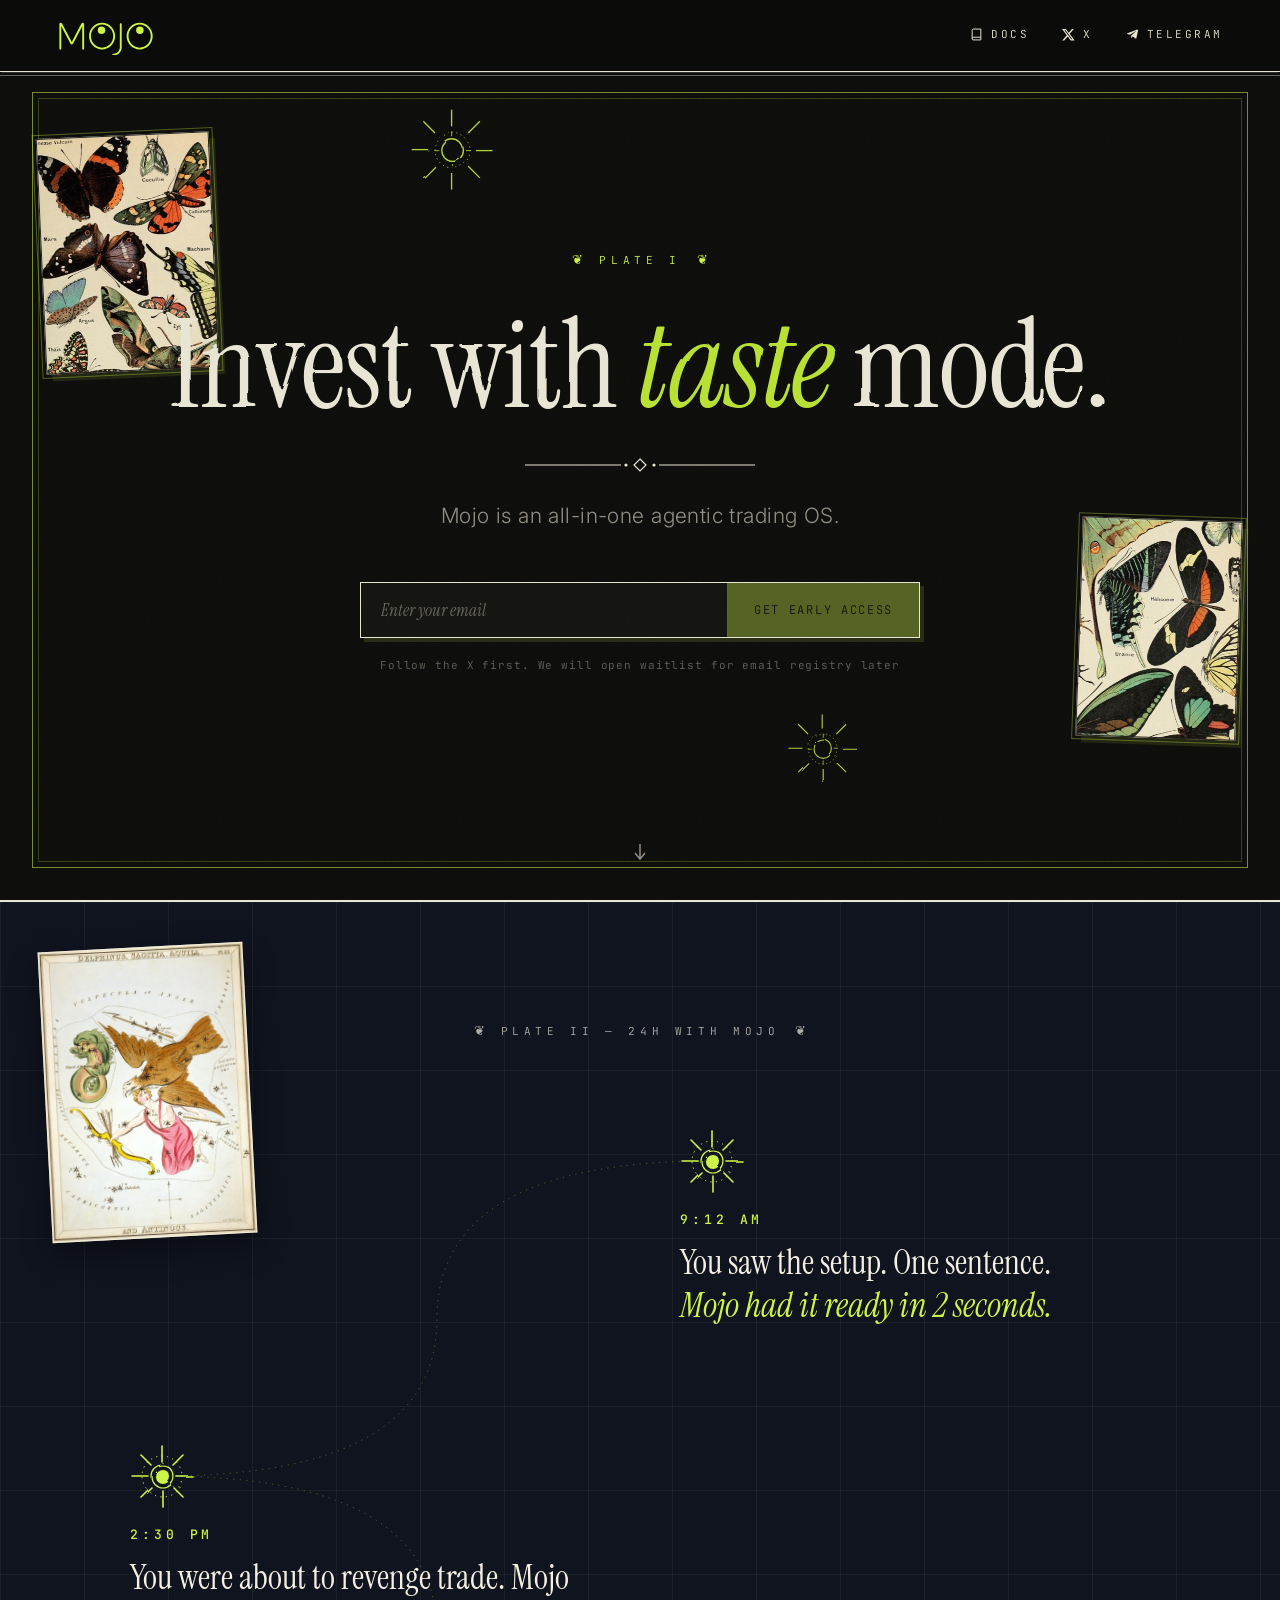
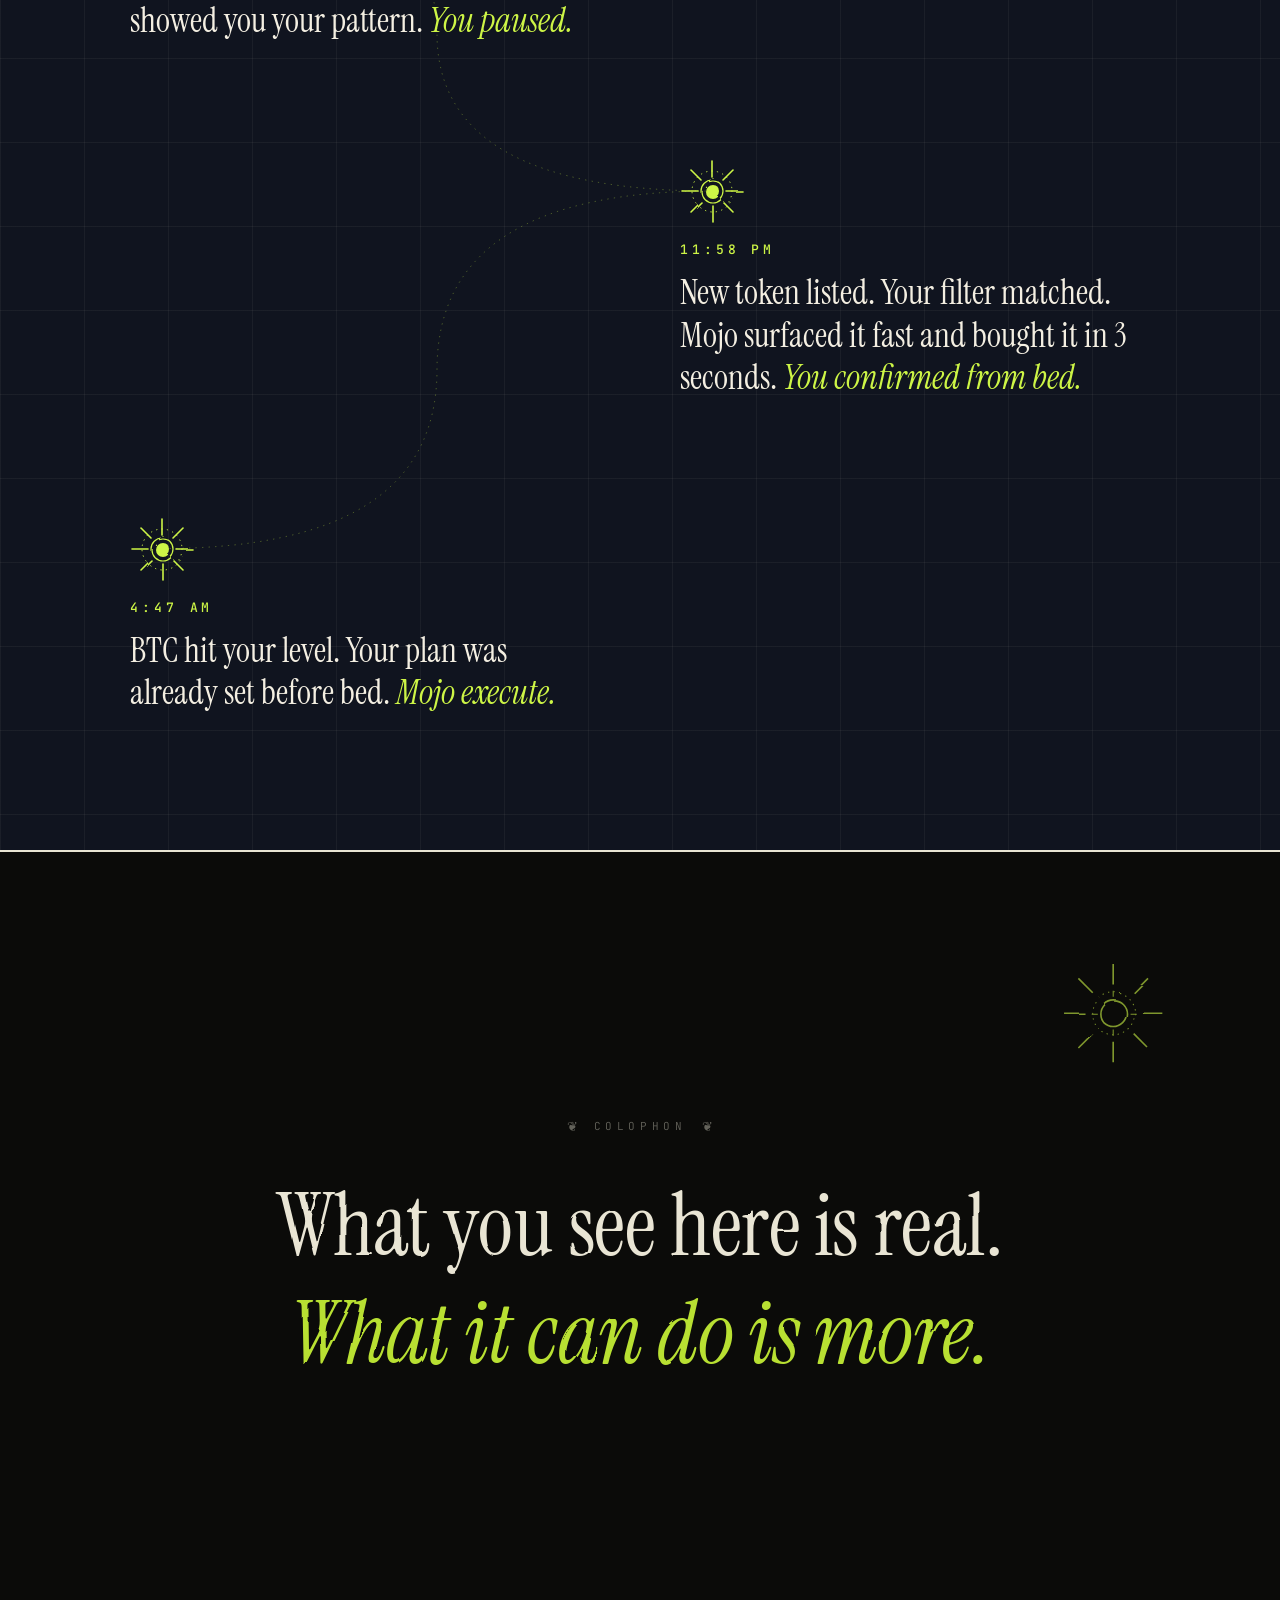
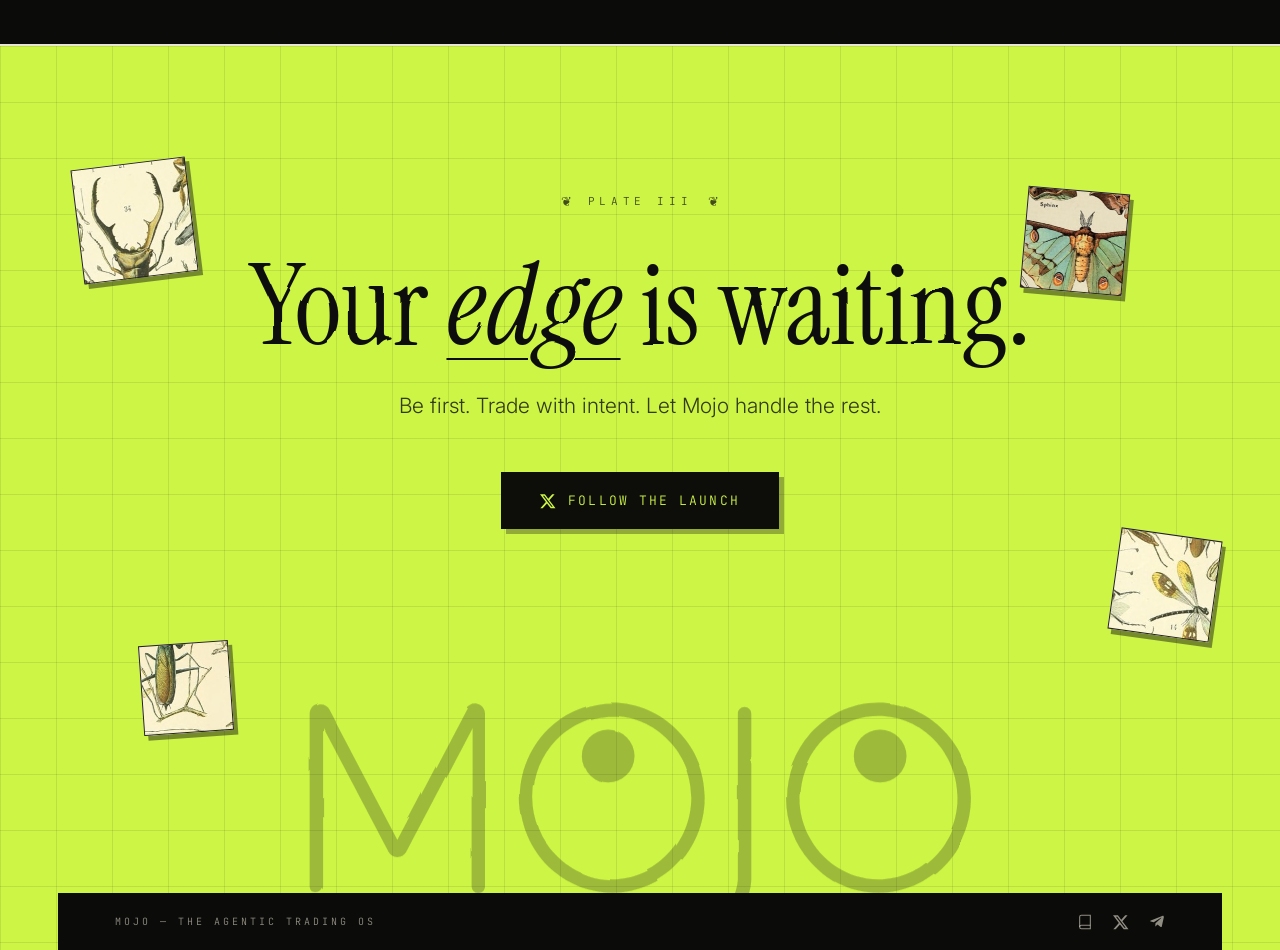
<file: replica/index.html>
<!DOCTYPE html>
<html lang="en">
<head>
<meta charset="utf-8"/>
<meta name="viewport" content="width=device-width, initial-scale=1"/>
<title>Mojo — The Agentic Trading OS (Replica)</title>
<link rel="preconnect" href="https://fonts.googleapis.com"/>
<link rel="preconnect" href="https://fonts.gstatic.com" crossorigin/>
<link href="https://fonts.googleapis.com/css2?family=Instrument+Serif:ital@0;1&family=Inter:wght@300;400;500&family=JetBrains+Mono:wght@400;500&display=swap" rel="stylesheet"/>
<style>
:root{
  --img-papillons:url(papillons.jpg);
  --img-bugs:url(bugs.jpg);
  --img-urania:url(urania.jpg);
  --paper:#0b0b09; --paper-2:#12120f;
  --ink:#e9e5d4; --ink-60:#e9e5d499; --ink-40:#e9e5d466; --ink-15:#e9e5d429;
  --lime:#cdf546; --terra:#cdf546; --terra-deep:#b8e032;
  --slate:#10141f; --slate-deep:#0c0f17;
  --gold:#cdf546; --cream:#f4efe2; --err:#ff4ab3;
  --f-serif:"Instrument Serif", Georgia, serif;
  --f-body:"Inter", sans-serif;
  --f-mono:"JetBrains Mono", monospace;
  --gut:clamp(20px, 4.5vw, 72px);
}
*{box-sizing:border-box;margin:0;padding:0}
html{background:var(--paper)}
body{background:var(--paper);color:var(--ink);font-family:var(--f-body);-webkit-font-smoothing:antialiased;font-weight:300;overflow-x:hidden}
::selection{background:var(--lime);color:#0b0b09}
a{color:inherit;text-decoration:none}
button,input{font:inherit}
::-webkit-scrollbar{width:11px}
::-webkit-scrollbar-track{background:var(--paper-2)}
::-webkit-scrollbar-thumb{background:var(--ink-40);border:3px solid var(--paper-2);border-radius:0}

/* film grain */
.grain{pointer-events:none;z-index:96;opacity:.22;mix-blend-mode:screen;position:fixed;inset:0;
background-image:url("data:image/svg+xml,%3Csvg xmlns='http://www.w3.org/2000/svg' width='240' height='240'%3E%3Cfilter id='p'%3E%3CfeTurbulence type='fractalNoise' baseFrequency='0.9' numOctaves='2' stitchTiles='stitch'/%3E%3CfeColorMatrix type='matrix' values='0 0 0 0 0.55 0 0 0 0 0.52 0 0 0 0 0.45 0 0 0 0.14 0'/%3E%3C/filter%3E%3Crect width='100%25' height='100%25' filter='url(%23p)'/%3E%3C/svg%3E");}

/* loader */
.loader{z-index:400;background:var(--paper);flex-direction:column;justify-content:center;align-items:center;gap:26px;transition:opacity .45s steps(4,end),visibility .45s;display:flex;position:fixed;inset:0}
.loader.done{opacity:0;visibility:hidden}
.loader svg.mark{aspect-ratio:248/103;width:clamp(160px,20vw,230px);color:var(--lime)}
.loader .mark,.loader .plate-no{opacity:0;animation:.4s steps(3,end) .25s forwards stamp;transform:rotate(-2deg)scale(1.06)}
.loader .plate-no{animation-delay:.55s}

/* shared motifs */
.boil{filter:url(#boil);will-change:filter}
.plate-cap{font-family:var(--f-mono);letter-spacing:.42em;text-transform:uppercase;align-items:center;gap:16px;font-size:11px;display:inline-flex}
.plate-cap:before,.plate-cap:after{content:"❦";font-family:var(--f-serif);letter-spacing:0;font-size:13px}
.stamp{opacity:0;transform:rotate(-1.4deg)scale(1.03)}
.stamp.in{opacity:1;transition:opacity .4s steps(4,end),transform .4s steps(4,end);transform:rotate(0)scale(1)}
@keyframes stamp{to{opacity:1;transform:none}}
@keyframes sunspin{to{transform:rotate(1turn)}}
@keyframes cue-bob{0%,100%{transform:translateY(0)}50%{transform:translateY(5px)}}

/* header */
.hd{z-index:100;height:72px;padding:0 var(--gut);background:var(--paper);border-bottom:1px solid var(--ink);box-shadow:0 3px 0 -2px var(--ink-15);justify-content:space-between;align-items:center;display:flex;position:fixed;top:0;left:0;right:0}
.hd:after{content:"";background:var(--ink-40);height:1px;position:absolute;bottom:-5px;left:0;right:0}
.logo{display:inline-flex}
.logo svg{aspect-ratio:248/103;width:96px;color:var(--lime)}
.hd-nav{align-items:center;gap:clamp(14px,2.6vw,34px);display:flex}
.hd-link{font-family:var(--f-mono);letter-spacing:.22em;text-transform:uppercase;color:var(--ink);border-bottom:1px solid #0000;align-items:center;gap:8px;padding-bottom:2px;font-size:11px;transition:border-color .2s,color .2s;display:inline-flex}
.hd-link:hover{border-bottom-color:var(--terra);color:var(--terra-deep)}
.hd-link svg{width:13px;height:13px}

/* ── PLATE I : hero ── */
.hero{min-height:100svh;padding:130px var(--gut) 110px;justify-content:center;align-items:center;display:flex;position:relative;overflow:hidden}
.hero .frame{pointer-events:none;border:1px solid #cdf5468c;position:absolute;inset:92px clamp(14px,2.5vw,40px) clamp(14px,2.5vw,40px)}
.hero .frame:after{content:"";border:1px solid #cdf54638;position:absolute;inset:5px}
.hero-etch{pointer-events:none;color:var(--lime);position:absolute;inset:0}
.sun{transform-origin:50%;opacity:.85;animation:90s linear infinite sunspin;position:absolute}
.spec{z-index:1;background-color:#f6f1e2;background-image:var(--img-papillons);outline-offset:3px;background-repeat:no-repeat;border:1px solid #23221c;outline:1px solid #cdf54659;position:absolute;box-shadow:6px 7px #cdf5461a}
.spec-l{aspect-ratio:3/4.1;background-position:10% 8%;background-size:240%;width:clamp(140px,13.5vw,215px);top:15%;left:clamp(18px,3.2vw,52px);transform:rotate(-2.6deg)}
.spec-r{aspect-ratio:3/4.1;background-position:85% 80%;background-size:260%;width:clamp(125px,12.5vw,195px);bottom:18%;right:clamp(18px,3.2vw,52px);transform:rotate(2deg)}
.hero-core{z-index:3;text-align:center;max-width:1040px;position:relative}
.hero .plate-cap{color:var(--lime);margin-bottom:clamp(26px,4vh,44px)}
.hero h1{font-family:var(--f-serif);letter-spacing:-.01em;text-wrap:balance;font-size:clamp(54px,9.6vw,124px);font-weight:400;line-height:1}
.hero h1 em{color:var(--terra-deep);font-style:italic}
.hero-rule{width:clamp(120px,18vw,230px);color:var(--ink);margin:clamp(22px,3.4vh,34px) auto;display:block}
.hero-sub{letter-spacing:.02em;color:var(--ink-60);font-size:clamp(16px,1.8vw,21px);font-weight:300}
.hero-form-zone{flex-direction:column;align-items:center;margin-top:clamp(38px,6vh,58px);display:flex}
.eform{border:1.5px solid var(--ink);background:var(--paper-2);align-items:stretch;width:min(560px,100%);display:flex;box-shadow:4px 4px #cdf54624}
.eform input{min-width:0;color:var(--ink);background:transparent;border:none;outline:none;flex:1;padding:17px 20px;font-size:16px;font-weight:300}
.eform input::placeholder{color:var(--ink-40);font-style:italic;font-family:var(--f-serif);font-size:17px}
.eform button{border:none;border-left:1.5px solid var(--ink);background:var(--lime);color:#0b0b09;font-family:var(--f-mono);letter-spacing:.14em;text-transform:uppercase;cursor:pointer;flex:none;justify-content:center;align-items:center;gap:10px;padding:0 26px;font-size:12px;transition:background .2s steps(2,end),color .2s steps(2,end);display:inline-flex}
.eform button:hover:not(:disabled){background:#e4ff7d}
.eform button:disabled{opacity:.35;cursor:not-allowed}
.hero-note{font-family:var(--f-mono);letter-spacing:.08em;color:var(--ink-40);margin-top:20px;font-size:11px}
.form-err{font-family:var(--f-mono);color:var(--err);font-size:11px;letter-spacing:.08em;margin-top:12px}
.cue{z-index:3;color:var(--ink-40);flex-direction:column;align-items:center;gap:6px;display:flex;position:absolute;bottom:clamp(24px,4vh,52px);left:50%;transform:translateX(-50%)}
.cue svg{width:14px;height:22px;color:var(--ink-60);animation:1.6s steps(3,end) infinite cue-bob}

/* ── PLATE II : celestial timeline ── */
.tl{background:var(--slate);color:var(--cream);border-top:2px solid var(--ink);border-bottom:2px solid var(--ink);padding:clamp(90px,13vh,150px) var(--gut) clamp(110px,15vh,170px);position:relative;overflow:hidden}
.tl:before{content:"";pointer-events:none;background-image:linear-gradient(90deg,#f4efe20d 1px,#0000 1px),linear-gradient(#f4efe20d 1px,#0000 1px);background-size:84px 84px;position:absolute;inset:0}
.tl-head{text-align:center;margin-bottom:clamp(70px,10vh,120px);position:relative}
.tl-head .plate-cap{color:#f4efe2b3}
.urania-card{z-index:0;aspect-ratio:1200/1707;background-image:var(--img-urania);background-size:cover;border:1px solid #f4efe2b3;width:clamp(160px,16vw,235px);position:absolute;top:clamp(36px,5vh,70px);left:clamp(10px,3.5vw,64px);transform:rotate(-3deg);box-shadow:0 12px 30px #0006}
.tl-chart{max-width:1020px;margin:0 auto;position:relative}
#constellation{position:absolute;inset:0;width:100%;height:100%;pointer-events:none}
.ev{flex-direction:column;max-width:470px;padding:0 0 clamp(90px,13vh,150px);display:flex;position:relative}
.ev:nth-of-type(odd){margin-left:auto}
.ev:nth-of-type(2n){margin-right:auto}
.ev:last-child{padding-bottom:0}
.ev .star{width:64px;height:64px;color:var(--gold);margin-bottom:18px;position:relative}
.ev .star .burst{transform-origin:50%;animation:70s linear infinite sunspin}
.ev .time{font-family:var(--f-mono);letter-spacing:.3em;color:var(--gold);margin-bottom:14px;font-size:13px;font-weight:500}
.ev .desc{font-family:var(--f-serif);white-space:pre-line;text-wrap:pretty;color:var(--cream);font-size:clamp(23px,3vw,34px);line-height:1.25}
.ev .desc em{color:var(--gold);font-style:italic}

/* ── Colophon : letterpress statement ── */
.stmt{text-align:center;min-height:88svh;padding:clamp(110px,15vh,170px) var(--gut);background:var(--paper);justify-content:center;align-items:center;display:flex;position:relative;overflow:hidden}
.stmt .sun{opacity:.6;color:var(--lime)}
.stmt-inner{max-width:1000px;position:relative}
.stmt .plate-cap{color:var(--ink-40);margin-bottom:clamp(34px,5vh,54px)}
.stmt p{font-family:var(--f-serif);letter-spacing:-.005em;text-wrap:balance;font-size:clamp(40px,6.8vw,88px);font-weight:400;line-height:1.06}
.stmt p .w{opacity:0;display:inline-block;transform:rotate(-1.6deg)translateY(.08em)}
.stmt.in p .w{opacity:1;transition:opacity .3s steps(3,end),transform .3s steps(3,end);transform:rotate(0)translateY(0)}
.stmt p.l2{margin-top:.18em}
.stmt p.l2 .w{color:var(--terra-deep);font-style:italic}

/* ── PLATE III : lime CTA ── */
.cta{text-align:center;background:var(--lime);color:#0d0d0a;border-top:2px solid var(--ink);min-height:100svh;padding:clamp(120px,16vh,180px) var(--gut) 0;flex-direction:column;justify-content:center;align-items:center;display:flex;position:relative;overflow:hidden}
.cta:before{content:"";pointer-events:none;background-image:linear-gradient(90deg,#23221c1a 1px,#0000 1px),linear-gradient(#23221c1a 1px,#0000 1px);background-size:56px 56px;position:absolute;inset:0}
.bug{background-image:var(--img-bugs);pointer-events:none;background-repeat:no-repeat;position:absolute}
.bfly{background-image:var(--img-papillons);pointer-events:none;background-repeat:no-repeat;position:absolute}
.chip{background-color:#f4eedd;border:1px solid #23221c;box-shadow:4px 5px #0b0b0973}
.cta-inner{z-index:3;max-width:920px;position:relative}
.cta .plate-cap{color:#0d0d0ab8;margin-bottom:clamp(30px,4.5vh,50px)}
.cta h2{font-family:var(--f-serif);text-wrap:balance;font-size:clamp(50px,8.8vw,116px);font-weight:400;line-height:1}
.cta h2 em{color:#0d0d0a;text-underline-offset:.12em;font-style:italic;text-decoration:underline;text-decoration-thickness:2px}
.cta-sub{color:#0d0d0acc;margin-top:clamp(22px,3.4vh,34px);font-size:clamp(16px,1.8vw,21px);font-weight:300}
.cta-btn{color:var(--lime);font-family:var(--f-mono);letter-spacing:.16em;text-transform:uppercase;background:#0d0d0a;border:1.5px solid #0d0d0a;align-items:center;gap:12px;margin-top:clamp(40px,6vh,60px);padding:19px 38px;font-size:13px;transition:transform .16s steps(2,end),box-shadow .16s steps(2,end),background .2s steps(2,end);display:inline-flex;box-shadow:5px 5px #23221c59}
.cta-btn:hover{background:#1c1c14;transform:translate(2px,2px);box-shadow:2px 2px #23221c59}
.cta-btn svg{width:16px;height:16px}
.wm{z-index:2;pointer-events:none;width:100%;margin-top:clamp(60px,9vh,100px);position:relative;overflow:hidden}
.wm svg{aspect-ratio:248/103;color:#23221c47;width:min(54vw,680px);margin:0 auto;display:block;transform:translateY(16%)}
.ft{z-index:3;width:100%;padding:20px var(--gut);background:var(--paper);color:var(--ink);border-top:1.5px solid #0d0d0a;flex-wrap:wrap;justify-content:space-between;align-items:center;gap:16px;display:flex;position:relative}
.ft .meta{font-family:var(--f-mono);letter-spacing:.3em;text-transform:uppercase;color:var(--ink-60);font-size:10px}
.ft .links{align-items:center;gap:20px;display:flex}
.ft .links a{color:var(--ink-60);transition:color .2s;display:inline-flex}
.ft .links a:hover{color:var(--terra-deep)}
.ft .links svg{width:16px;height:16px}

@media (max-width:760px){
  .spec,.urania-card{display:none}
  .eform{flex-direction:column}
  .eform button{border-left:none;border-top:1.5px solid var(--ink);padding:15px}
}
@media (prefers-reduced-motion:reduce){
  .boil{filter:none}
  .stamp,.stmt p .w{opacity:1!important;transform:none!important}
  .sun,.ev .star .burst,.cue svg{animation:none}
}
</style>
</head>
<body>

<!-- mojo wordmark — the two O's are eyes -->
<svg width="0" height="0" style="position:absolute" aria-hidden="true">
  <defs>
    <filter id="boil" x="-8%" y="-8%" width="116%" height="116%">
      <feTurbulence id="boilTurb" type="fractalNoise" baseFrequency="0.015" numOctaves="2" seed="1" result="n"/>
      <feDisplacementMap in="SourceGraphic" in2="n" scale="3.2"/>
    </filter>
  </defs>
  <symbol id="mojoLogo" viewBox="0 0 248 103">
    <g fill="currentColor">
      <path d="M65.0434 86.8143C63.6951 86.8143 62.6019 85.721 62.6019 84.3727V26.2261L38.7533 71.7072C38.1205 72.9185 36.875 73.6683 35.5077 73.6683C34.1404 73.6683 32.8939 72.9128 32.2621 71.7024L8.41352 26.2214V84.3727C8.41352 85.721 7.32025 86.8143 5.97197 86.8143C4.62368 86.8143 3.5304 85.721 3.5304 84.3727V21.2992C3.5304 19.6074 4.67791 18.1469 6.32021 17.7396C7.96251 17.3324 9.65906 18.0974 10.444 19.5979L35.5039 67.394L60.5637 19.5979C61.3478 18.0974 63.0443 17.3371 64.6876 17.7396C66.3299 18.1469 67.4774 19.6074 67.4774 21.2992V84.3775C67.4774 85.7258 66.3841 86.819 65.0358 86.819L65.0453 86.8143H65.0434Z"/>
      <path d="M113.87 86.6728C95.278 86.6728 80.1519 71.11 80.1519 51.978C80.1519 32.8461 95.278 17.2832 113.87 17.2832C132.463 17.2832 147.589 32.8461 147.589 51.978C147.589 71.11 132.463 86.6728 113.87 86.6728ZM113.87 22.1625C97.9698 22.1625 85.0302 35.5379 85.0302 51.978C85.0302 68.4182 97.965 81.7935 113.87 81.7935C129.776 81.7935 142.706 68.4182 142.706 51.978C142.706 35.5379 129.771 22.1625 113.87 22.1625Z"/>
      <path d="M210.977 86.6728C192.385 86.6728 177.259 71.11 177.259 51.978C177.259 32.8461 192.385 17.2832 210.977 17.2832C229.57 17.2832 244.696 32.8461 244.696 51.978C244.696 71.11 229.57 86.6728 210.977 86.6728ZM210.977 22.1625C195.077 22.1625 182.142 35.5379 182.142 51.978C182.142 68.4182 195.077 81.7935 210.977 81.7935C226.878 81.7935 239.818 68.4182 239.818 51.978C239.818 35.5379 226.883 22.1625 210.977 22.1625Z"/>
      <path d="M142.969 102.137C141.659 102.137 140.58 101.102 140.532 99.7835C140.482 98.4352 141.537 97.3076 142.88 97.2582C148.303 97.0622 152.534 95.3561 155.447 92.1885C159.512 87.7707 159.703 82.015 159.708 81.6125C159.698 81.524 159.693 81.4356 159.693 81.3433V21.2946C159.693 19.9463 160.787 18.853 162.135 18.853C163.483 18.853 164.576 19.9463 164.576 21.2946V81.2747C164.69 83.2263 163.939 89.4529 159.894 94.494C156.04 99.2991 150.377 101.868 143.057 102.133H142.969V102.137V102.137ZM159.717 81.6468C159.722 81.7058 159.731 81.7495 159.737 81.7838C159.728 81.74 159.723 81.6953 159.717 81.6468Z"/>
    </g>
    <circle class="eye-p1" cx="112.384" cy="36.8" r="9.6" fill="currentColor"/>
    <circle class="eye-p2" cx="211.584" cy="36.8" r="9.6" fill="currentColor"/>
  </symbol>
  <!-- etched sunburst: rays + dotted halo -->
  <symbol id="sunburst" viewBox="0 0 100 100">
    <g fill="none" stroke="currentColor">
      <circle cx="50" cy="50" r="13" stroke-width="1.6"/>
      <circle cx="50" cy="50" r="21" stroke-width="1" stroke-dasharray="0.5 5" stroke-linecap="round"/>
      <g stroke-width="1.6">
        <line x1="50" y1="2" x2="50" y2="22"/><line x1="50" y1="78" x2="50" y2="98"/>
        <line x1="2" y1="50" x2="22" y2="50"/><line x1="78" y1="50" x2="98" y2="50"/>
        <line x1="16" y1="16" x2="30" y2="30"/><line x1="70" y1="70" x2="84" y2="84"/>
        <line x1="84" y1="16" x2="70" y2="30"/><line x1="30" y1="70" x2="16" y2="84"/>
      </g>
      <g stroke-width="1">
        <line x1="50" y1="28" x2="50" y2="34"/><line x1="50" y1="66" x2="50" y2="72"/>
        <line x1="28" y1="50" x2="34" y2="50"/><line x1="66" y1="50" x2="72" y2="50"/>
      </g>
    </g>
  </symbol>
  <!-- event starburst (celestial chart) -->
  <symbol id="evstar" viewBox="0 0 64 64">
    <g class="burst">
      <g fill="none" stroke="currentColor" stroke-width="1.6" stroke-linecap="round">
        <line x1="32" y1="2" x2="32" y2="18"/><line x1="32" y1="46" x2="32" y2="62"/>
        <line x1="2" y1="32" x2="18" y2="32"/><line x1="46" y1="32" x2="62" y2="32"/>
        <line x1="11" y1="11" x2="21" y2="21"/><line x1="43" y1="43" x2="53" y2="53"/>
        <line x1="53" y1="11" x2="43" y2="21"/><line x1="21" y1="43" x2="11" y2="53"/>
      </g>
      <circle cx="32" cy="32" r="20" fill="none" stroke="currentColor" stroke-width="1" stroke-dasharray="0.5 5" stroke-linecap="round"/>
    </g>
    <circle cx="32" cy="32" r="7" fill="currentColor"/>
    <circle cx="32" cy="32" r="11" fill="none" stroke="currentColor" stroke-width="1.2"/>
  </symbol>
  <!-- engraved divider rule -->
  <symbol id="rule" viewBox="0 0 230 14">
    <g fill="none" stroke="currentColor" stroke-width="1.2">
      <line x1="0" y1="7" x2="96" y2="7"/>
      <line x1="134" y1="7" x2="230" y2="7"/>
      <path d="M115,1 L121,7 L115,13 L109,7 Z"/>
      <circle cx="101" cy="7" r="1.6" fill="currentColor" stroke="none"/>
      <circle cx="129" cy="7" r="1.6" fill="currentColor" stroke="none"/>
    </g>
  </symbol>
</svg>

<div class="grain" aria-hidden="true"></div>

<!-- ░░ loader ░░ -->
<div class="loader" id="loader" aria-hidden="true">
  <svg class="mark boil" viewBox="0 0 248 103"><use href="#mojoLogo"/></svg>
  <span class="plate-no plate-cap" style="color:var(--ink-40)">Atlas of Intent · MMXXVI</span>
</div>

<!-- ░░ header ░░ -->
<header class="hd">
  <a class="logo" href="#" aria-label="Mojo"><svg viewBox="0 0 248 103"><use href="#mojoLogo"/></svg></a>
  <nav class="hd-nav" aria-label="Links">
    <a class="hd-link" href="https://docs.mojo.trade/" target="_blank" rel="noopener noreferrer">
      <svg viewBox="0 0 24 24" fill="none" stroke="currentColor" stroke-width="1.8"><path d="M4 19.5A2.5 2.5 0 0 1 6.5 17H20"/><path d="M6.5 2H20v20H6.5A2.5 2.5 0 0 1 4 19.5v-15A2.5 2.5 0 0 1 6.5 2z"/></svg>
      Docs
    </a>
    <a class="hd-link" href="https://x.com/MojoAI_HQ/" target="_blank" rel="noopener noreferrer">
      <svg viewBox="0 0 20 20" fill="currentColor"><path d="M15.27 1.61h2.97l-6.49 7.41 7.63 10.09h-5.98l-4.68-6.12-5.35 6.12H.39l6.94-7.93L0 1.61h6.13l4.23 5.59 4.91-5.59Zm-1.04 15.7h1.65L5.4 3.3H3.63l10.6 14.01Z"/></svg>
      X
    </a>
    <a class="hd-link" href="https://t.me/mojoaihq" target="_blank" rel="noopener noreferrer">
      <svg viewBox="0 0 24 24" fill="currentColor"><path d="M21.9 4.1c.3-1.2-.4-1.7-1.2-1.4L2.7 9.6c-1.2.5-1.2 1.2-.2 1.5l4.6 1.4 10.7-6.7c.5-.3 1-.2.6.2l-8.7 7.8-.3 4.8c.5 0 .7-.2 1-.5l2.3-2.2 4.8 3.5c.9.5 1.5.3 1.7-.8l3.2-14.5Z"/></svg>
      Telegram
    </a>
  </nav>
</header>

<main>
  <!-- ════════ PLATE I — HERO ════════ -->
  <section class="hero">
    <div class="frame" aria-hidden="true"></div>

    <div class="hero-etch" aria-hidden="true">
      <svg class="sun boil" style="top: 12%; left: 32%; width: clamp(54px, 6.5vw, 96px); height: clamp(54px, 6.5vw, 96px);" viewBox="0 0 100 100"><use href="#sunburst"/></svg>
      <svg class="sun boil" style="bottom: 13%; right: 33%; width: clamp(44px, 5.5vw, 80px); height: clamp(44px, 5.5vw, 80px); animation-direction: reverse;" viewBox="0 0 100 100"><use href="#sunburst"/></svg>
    </div>

    <figure class="spec spec-l" aria-hidden="true"></figure>
    <figure class="spec spec-r" aria-hidden="true"></figure>

    <div class="hero-core">
      <span class="plate-cap stamp">Plate I</span>
      <h1 class="stamp boil" style="transition-delay: 0.12s">Invest with <em>taste</em> mode.</h1>
      <svg class="hero-rule boil stamp" style="transition-delay: 0.22s" viewBox="0 0 230 14"><use href="#rule"/></svg>
      <p class="hero-sub stamp" style="transition-delay: 0.3s">Mojo is an all-in-one agentic trading OS.</p>

      <div class="hero-form-zone stamp" style="transition-delay: 0.42s">
        <form class="eform" id="eform" novalidate>
          <input type="email" id="emailIn" inputmode="email" autocomplete="email" placeholder="Enter your email" aria-label="Email address" />
          <button type="submit" id="emailBtn" disabled>
            <span class="lbl">Get Early Access</span>
          </button>
        </form>
        <p class="form-err" id="formErr" hidden></p>
        <p class="hero-note">Follow the X first. We will open waitlist for email registry later</p>
      </div>
    </div>

    <div class="cue" aria-hidden="true">
      <svg viewBox="0 0 14 22" fill="none" stroke="currentColor" stroke-width="1.5"><path d="M7 2v14M2 11l5 6 5-6"/></svg>
    </div>
  </section>

  <!-- ════════ PLATE II — CELESTIAL TIMELINE ════════ -->
  <section class="tl" id="tl">
    <div class="urania-card" aria-hidden="true"></div>
    <div class="tl-head">
      <span class="plate-cap stamp">Plate II — 24h with Mojo</span>
    </div>

    <div class="tl-chart" id="tlChart">
      <svg id="constellation" aria-hidden="true" preserveAspectRatio="none"></svg>

      <article class="ev stamp">
        <svg class="star boil" viewBox="0 0 64 64"><use href="#evstar"/></svg>
        <p class="time">9:12 AM</p>
        <p class="desc">You saw the setup. One sentence.
<em>Mojo had it ready in 2 seconds.</em></p>
      </article>

      <article class="ev stamp">
        <svg class="star boil" viewBox="0 0 64 64"><use href="#evstar"/></svg>
        <p class="time">2:30 PM</p>
        <p class="desc">You were about to revenge trade. Mojo showed you your pattern. <em>You paused.</em></p>
      </article>

      <article class="ev stamp">
        <svg class="star boil" viewBox="0 0 64 64"><use href="#evstar"/></svg>
        <p class="time">11:58 PM</p>
        <p class="desc">New token listed. Your filter matched. Mojo surfaced it fast and bought it in 3 seconds. <em>You confirmed from bed.</em></p>
      </article>

      <article class="ev stamp">
        <svg class="star boil" viewBox="0 0 64 64"><use href="#evstar"/></svg>
        <p class="time">4:47 AM</p>
        <p class="desc">BTC hit your level. Your plan was already set before bed. <em>Mojo execute.</em></p>
      </article>
    </div>
  </section>

  <!-- ════════ LETTERPRESS STATEMENT ════════ -->
  <section class="stmt" id="stmt">
    <svg class="sun boil" style="position:absolute; top: 14%; right: 9%; width: clamp(60px, 8vw, 110px); height: clamp(60px, 8vw, 110px);" viewBox="0 0 100 100" aria-hidden="true"><use href="#sunburst"/></svg>
    <div class="stmt-inner">
      <span class="plate-cap stamp">Colophon</span>
      <p class="l1 boil" data-split>What you see here is real.</p>
      <p class="l2 boil" data-split>What it can do is more.</p>
    </div>
  </section>

  <!-- ════════ PLATE III — LIME CTA ════════ -->
  <section class="cta">
    <div class="hero-etch" aria-hidden="true" style="color:#23221c">
      <div class="bug chip" style="top: 13%; left: 6%; width: clamp(84px, 9vw, 150px); aspect-ratio: 1; background-size: 480%; background-position: 50% 76%; transform: rotate(-7deg);"></div>
      <div class="bug chip" style="top: 54%; right: 5%; width: clamp(74px, 8vw, 130px); aspect-ratio: 1; background-size: 560%; background-position: 24% 31%; transform: rotate(8deg);"></div>
      <div class="bug chip" style="bottom: 24%; left: 11%; width: clamp(64px, 7vw, 112px); aspect-ratio: 1; background-size: 580%; background-position: 66% 9%; transform: rotate(-4deg);"></div>
      <div class="bfly chip" style="top: 16%; right: 12%; width: clamp(72px, 8vw, 128px); aspect-ratio: 1; background-size: 420%; background-position: 47% 51%; transform: rotate(5deg);"></div>
    </div>

    <div class="cta-inner stamp">
      <span class="plate-cap">Plate III</span>
      <h2 class="boil">Your <em>edge</em> is waiting.</h2>
      <p class="cta-sub">Be first. Trade with intent. Let Mojo handle the rest.</p>
      <a class="cta-btn" href="https://x.com/MojoAI_HQ/" target="_blank" rel="noopener noreferrer">
        <svg viewBox="0 0 20 20" fill="currentColor"><path d="M15.27 1.61h2.97l-6.49 7.41 7.63 10.09h-5.98l-4.68-6.12-5.35 6.12H.39l6.94-7.93L0 1.61h6.13l4.23 5.59 4.91-5.59Zm-1.04 15.7h1.65L5.4 3.3H3.63l10.6 14.01Z"/></svg>
        Follow the launch
      </a>
    </div>

    <div class="wm" aria-hidden="true"><svg class="boil" viewBox="0 0 248 103"><use href="#mojoLogo"/></svg></div>

    <footer class="ft">
      <span class="meta">mojo — the agentic trading os</span>
      <div class="links">
        <a href="https://docs.mojo.trade/" target="_blank" rel="noopener noreferrer" aria-label="Docs">
          <svg viewBox="0 0 24 24" fill="none" stroke="currentColor" stroke-width="1.6"><path d="M4 19.5A2.5 2.5 0 0 1 6.5 17H20"/><path d="M6.5 2H20v20H6.5A2.5 2.5 0 0 1 4 19.5v-15A2.5 2.5 0 0 1 6.5 2z"/></svg>
        </a>
        <a href="https://x.com/MojoAI_HQ/" target="_blank" rel="noopener noreferrer" aria-label="X">
          <svg viewBox="0 0 20 20" fill="currentColor"><path d="M15.27 1.61h2.97l-6.49 7.41 7.63 10.09h-5.98l-4.68-6.12-5.35 6.12H.39l6.94-7.93L0 1.61h6.13l4.23 5.59 4.91-5.59Zm-1.04 15.7h1.65L5.4 3.3H3.63l10.6 14.01Z"/></svg>
        </a>
        <a href="https://t.me/mojoaihq" target="_blank" rel="noopener noreferrer" aria-label="Telegram">
          <svg viewBox="0 0 24 24" fill="currentColor"><path d="M21.9 4.1c.3-1.2-.4-1.7-1.2-1.4L2.7 9.6c-1.2.5-1.2 1.2-.2 1.5l4.6 1.4 10.7-6.7c.5-.3 1-.2.6.2l-8.7 7.8-.3 4.8c.5 0 .7-.2 1-.5l2.3-2.2 4.8 3.5c.9.5 1.5.3 1.7-.8l3.2-14.5Z"/></svg>
        </a>
      </div>
    </footer>
  </section>
</main>

<script>
// loader
window.addEventListener('load', () => {
  setTimeout(() => document.getElementById('loader').classList.add('done'), 700);
});

// stamp entrances
const io = new IntersectionObserver((es) => {
  es.forEach(e => { if (e.isIntersecting) { e.target.classList.add('in'); io.unobserve(e.target); } });
}, { threshold: 0.2 });
document.querySelectorAll('.stamp').forEach(el => io.observe(el));

// word-split for letterpress statement
document.querySelectorAll('[data-split]').forEach(p => {
  const words = p.textContent.trim().split(/\s+/);
  p.textContent = '';
  words.forEach((w, i) => {
    const s = document.createElement('span');
    s.className = 'w';
    s.style.transitionDelay = (i * 0.045) + 's';
    s.textContent = w;
    p.appendChild(s);
    if (i < words.length - 1) p.appendChild(document.createTextNode(' '));
  });
});
const stmt = document.querySelector('.stmt');
if (stmt) {
  const io2 = new IntersectionObserver((es) => {
    es.forEach(e => { if (e.isIntersecting) { stmt.classList.add('in'); io2.disconnect(); } });
  }, { threshold: 0.35 });
  io2.observe(stmt);
}

// constellation: connect the event stars with dashed etched lines
const chart = document.getElementById('tlChart');
const svg = document.getElementById('constellation');
function drawConstellation(){
  if (!chart || !svg) return;
  const cr = chart.getBoundingClientRect();
  svg.setAttribute('viewBox', `0 0 ${cr.width} ${cr.height}`);
  svg.innerHTML = '';
  const stars = chart.querySelectorAll('.ev .star');
  const pts = [];
  stars.forEach(st => {
    const r = st.getBoundingClientRect();
    pts.push([r.left - cr.left + r.width/2, r.top - cr.top + r.height/2]);
  });
  for (let i = 0; i < pts.length - 1; i++) {
    const [x1,y1] = pts[i], [x2,y2] = pts[i+1];
    const mx = (x1+x2)/2, my = (y1+y2)/2;
    const path = document.createElementNS('http://www.w3.org/2000/svg','path');
    path.setAttribute('d', `M${x1},${y1} Q${mx},${y1} ${mx},${my} T${x2},${y2}`);
    path.setAttribute('fill','none');
    path.setAttribute('stroke','#cdf54655');
    path.setAttribute('stroke-width','1');
    path.setAttribute('stroke-dasharray','0.5 6');
    path.setAttribute('stroke-linecap','round');
    svg.appendChild(path);
  }
}
window.addEventListener('load', drawConstellation);
window.addEventListener('resize', drawConstellation);

// email form: enable button only on valid email
const emailIn = document.getElementById('emailIn');
const emailBtn = document.getElementById('emailBtn');
const formErr = document.getElementById('formErr');
const re = /^[^\s@]+@[^\s@]+\.[^\s@]+$/;
emailIn.addEventListener('input', () => { emailBtn.disabled = !re.test(emailIn.value.trim()); formErr.hidden = true; });
document.getElementById('eform').addEventListener('submit', (e) => {
  e.preventDefault();
  if (!re.test(emailIn.value.trim())) { formErr.textContent = 'Please enter a valid email.'; formErr.hidden = false; return; }
  emailBtn.querySelector('.lbl').textContent = 'Noted ✳';
  emailBtn.disabled = true;
});
</script>
</body>
</html>
</file>
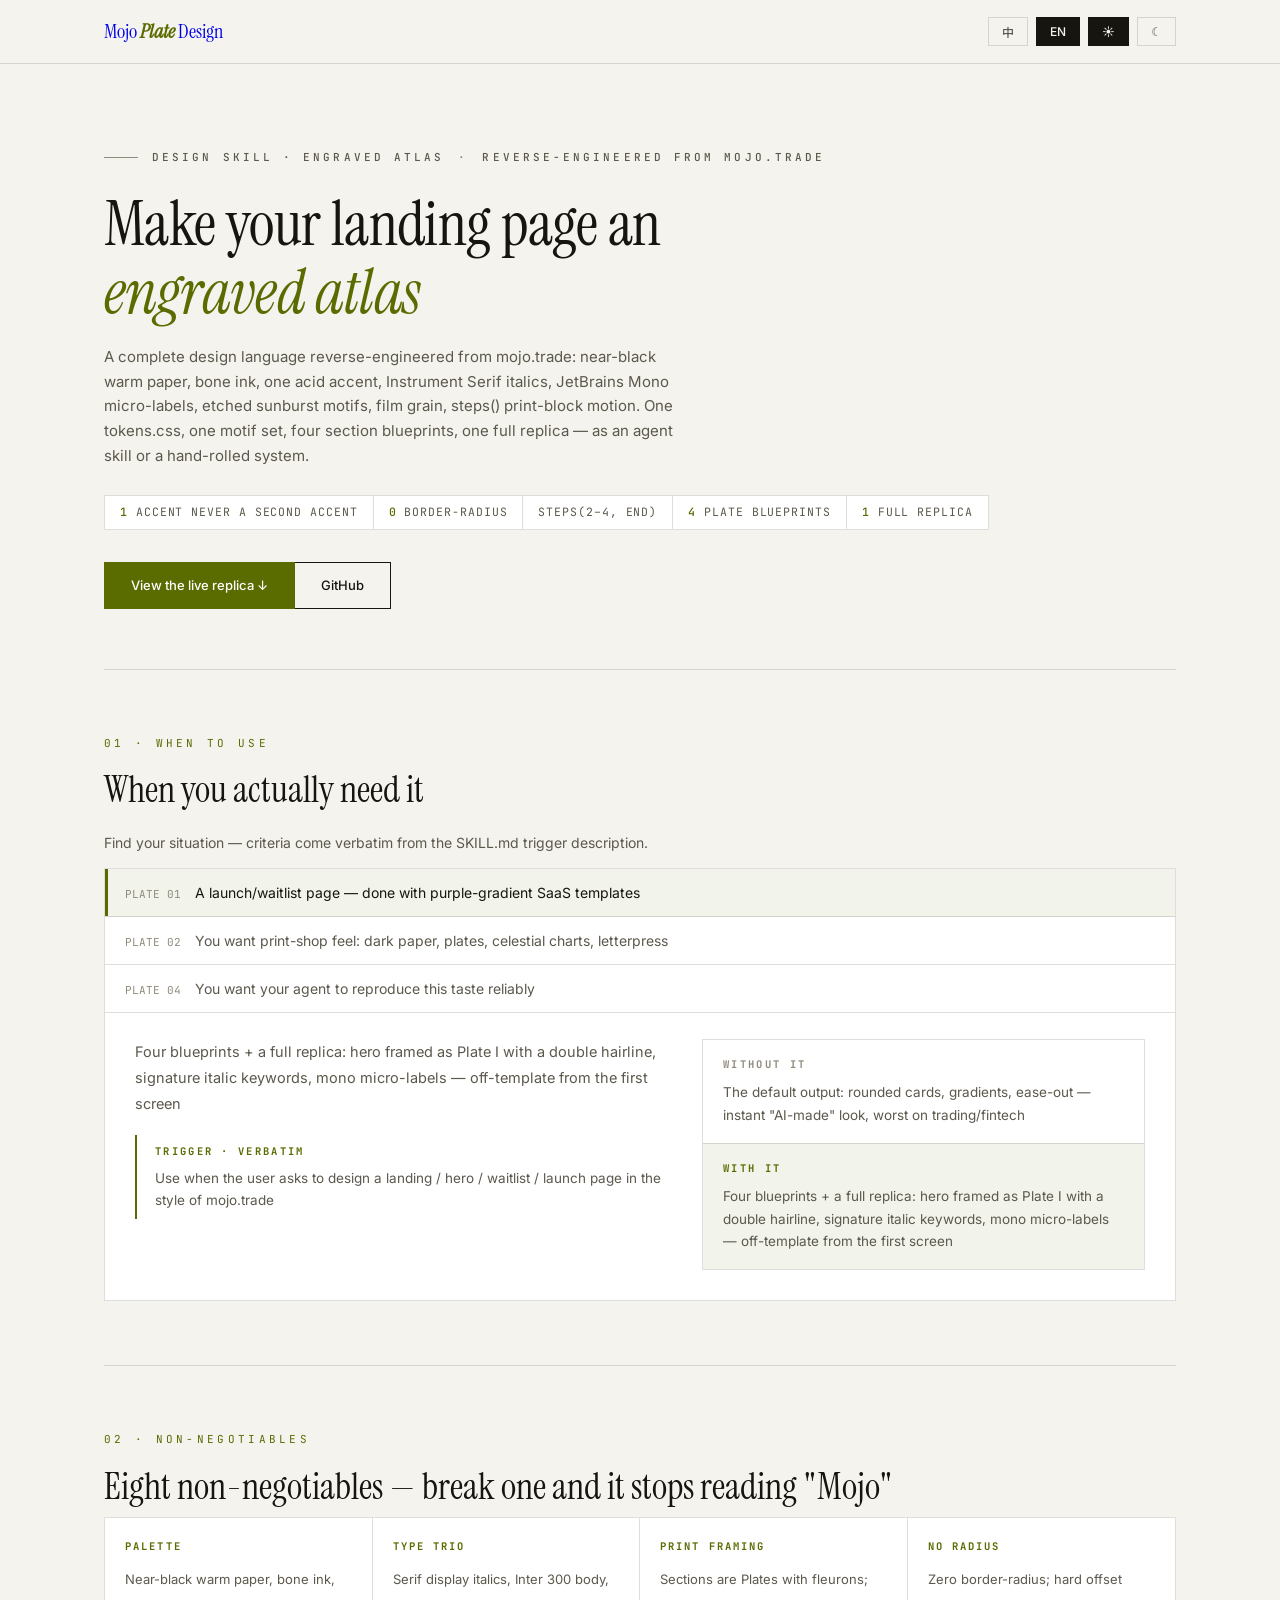
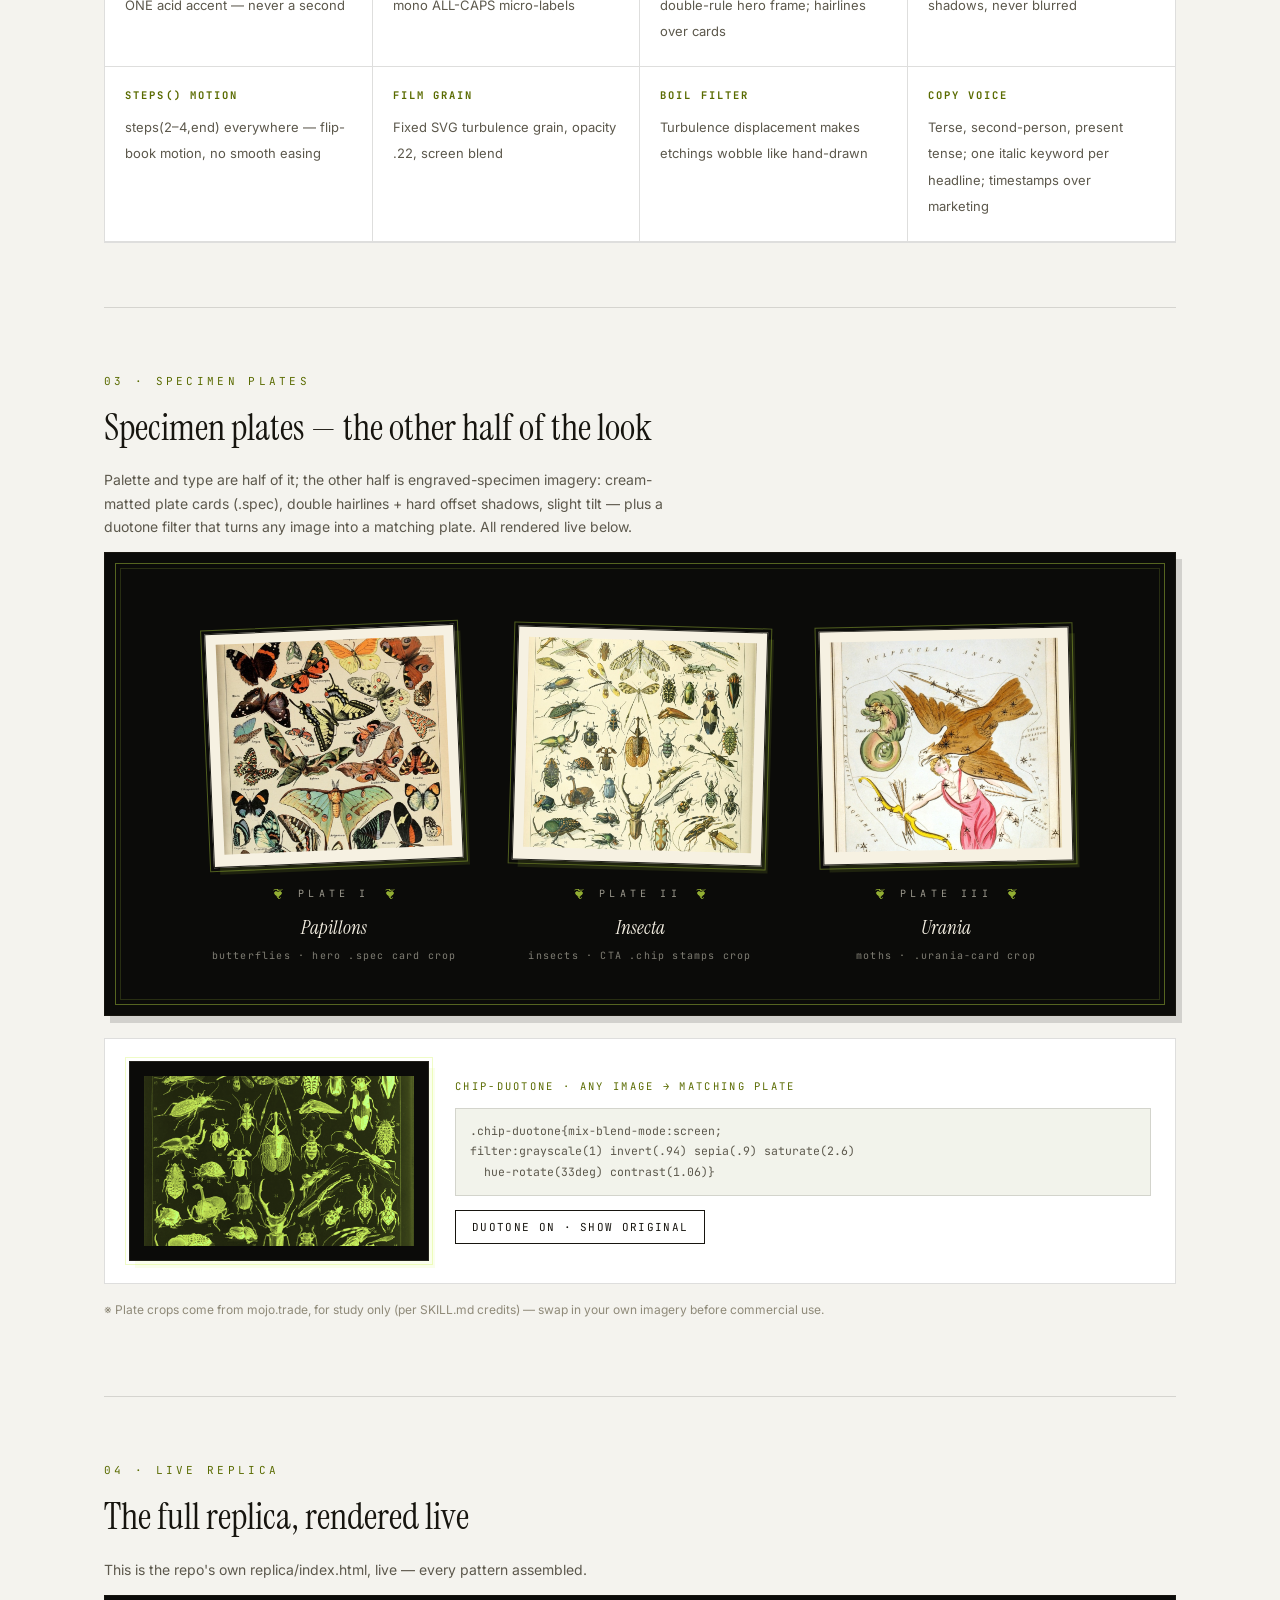
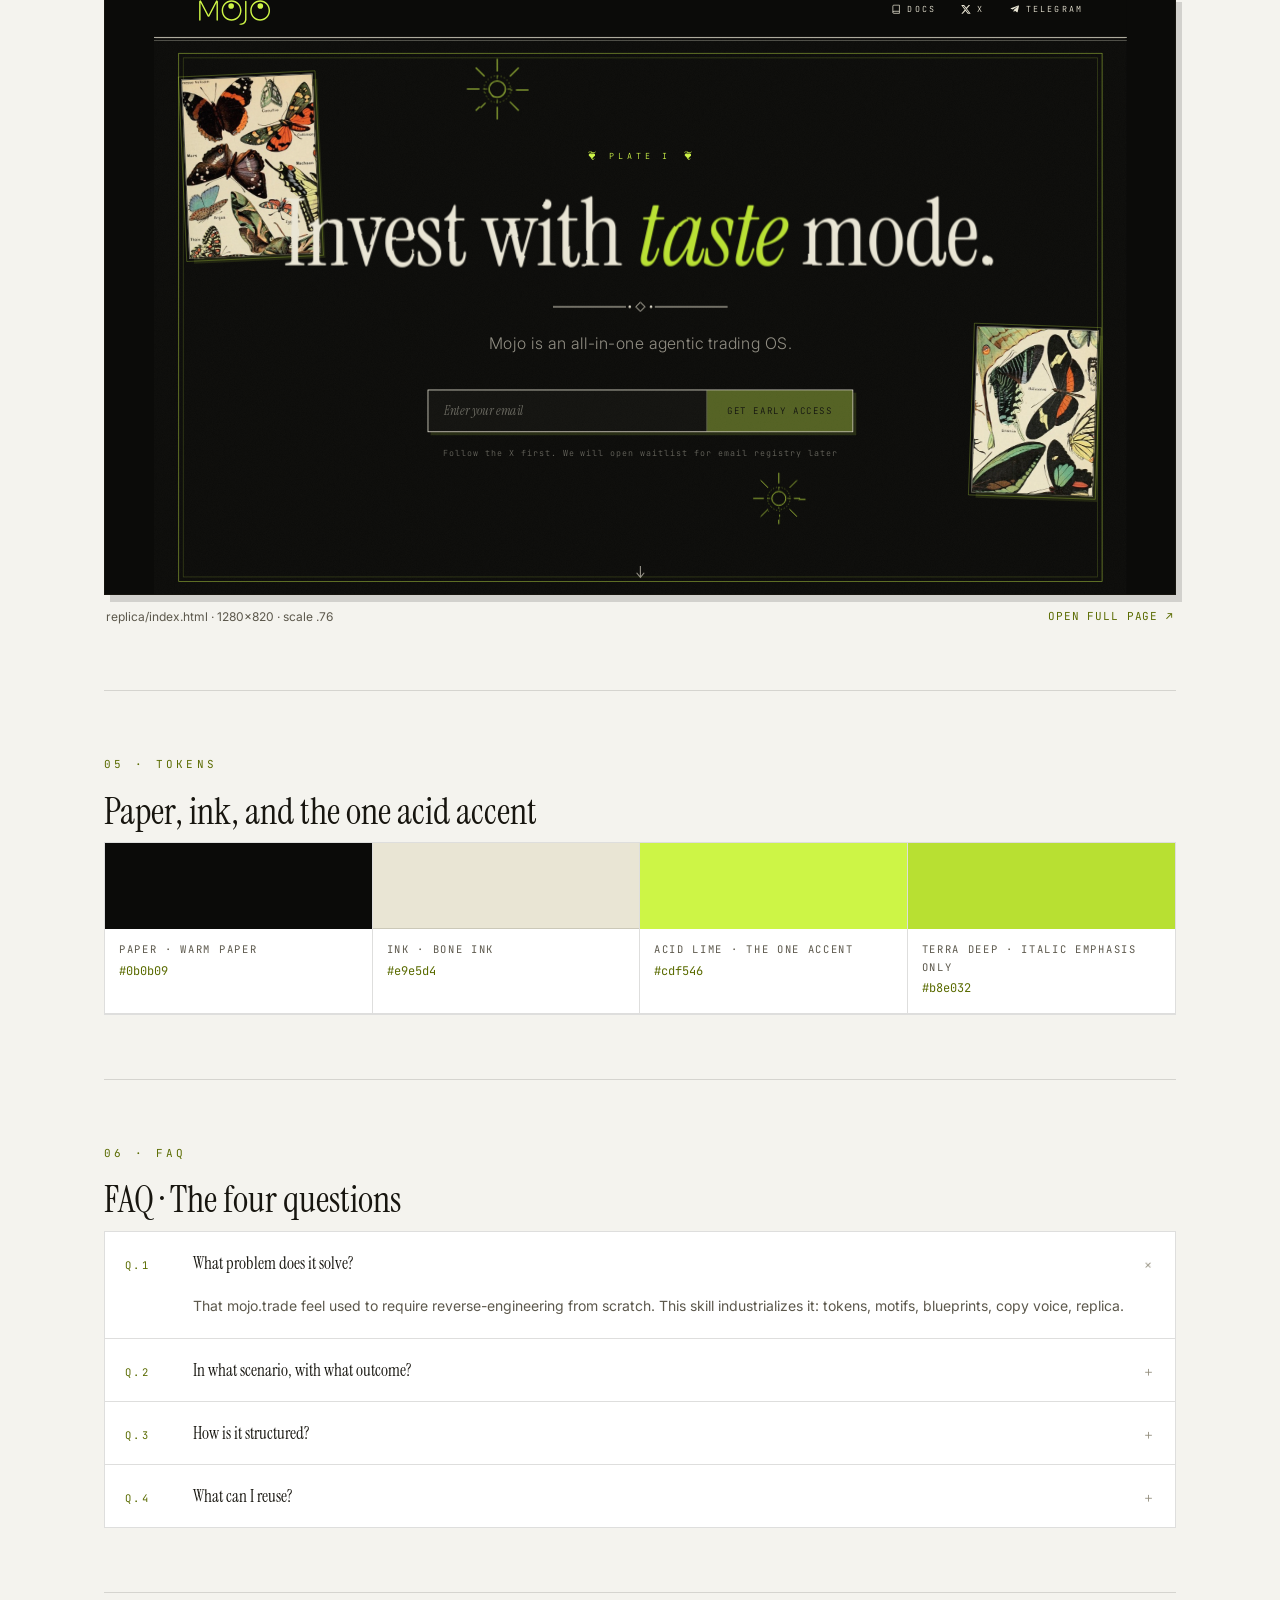
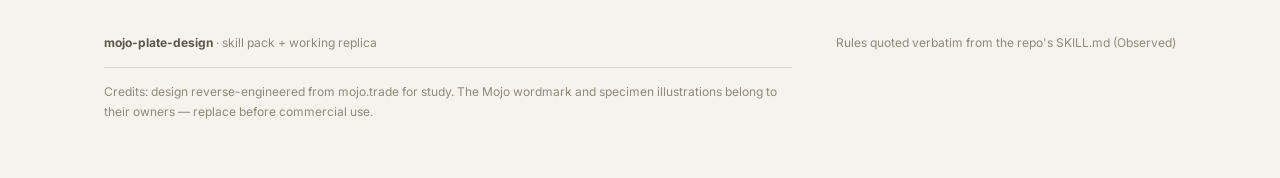
<file: docs/showcase.html>
<!DOCTYPE html>
<html lang="zh-CN" data-theme="light" data-lang="zh">
<head>
<meta charset="UTF-8">
<meta name="viewport" content="width=device-width, initial-scale=1">
<link rel="icon" href="data:,">
<title>Mojo Plate Design — Engraved Atlas 设计语言 · 交互展示</title>
<link href="https://fonts.googleapis.com/css2?family=Instrument+Serif:ital@0;1&family=Inter:wght@300;400;500;600&family=JetBrains+Mono:wght@400;500&family=Noto+Sans+SC:wght@400;500&display=swap" rel="stylesheet">
<style>
:root{
  --paper:#F4F3EE; --panel:#FFFFFF; --ink:#17150F; --ink2:#5C584C; --ink3:#8F8A79;
  --hairline:rgba(23,21,15,.14); --accent:#5A6B00; --accent2:#cdf546; --accent-soft:rgba(90,107,0,.08);
  --mpaper:#0b0b09; --mink:#e9e5d4; --mlime:#cdf546;
  --font-body:"Inter","Noto Sans SC",system-ui,sans-serif; --font-display:"Instrument Serif",serif; --mono:"JetBrains Mono",ui-monospace,monospace;
}
html[data-theme="dark"]{
  --paper:#12110D; --panel:#1A1913; --ink:#ECE8D8; --ink2:#B0AB97; --ink3:#6E6A5B;
  --hairline:rgba(236,232,216,.15); --accent:#cdf546; --accent-soft:rgba(205,245,70,.09);
}
*{box-sizing:border-box} html{scroll-behavior:smooth}
body{background:var(--paper);color:var(--ink);font-family:var(--font-body);margin:0;line-height:1.65;-webkit-font-smoothing:antialiased}
.wrap{max-width:1140px;margin:0 auto;padding:0 34px}
.en{display:none} html[data-lang="en"] .en{display:inline} html[data-lang="en"] .zh{display:none}
header{position:sticky;top:0;z-index:50;background:color-mix(in srgb,var(--paper) 90%,transparent);backdrop-filter:blur(10px);border-bottom:1px solid var(--hairline)}
.hd{display:flex;align-items:center;justify-content:space-between;padding:15px 34px;max-width:1140px;margin:0 auto}
.logo{font-family:var(--font-display);font-size:20px;text-decoration:none}.logo b{color:var(--accent);font-style:italic}
.hd-right{display:flex;gap:8px}
.tgl{border:1px solid var(--hairline);background:transparent;color:var(--ink2);border-radius:0;padding:5px 13px;font-size:12px;font-weight:500;cursor:pointer;font-family:var(--font-body)}
.tgl:hover{color:var(--ink);border-color:var(--ink3)} .tgl.on{background:var(--ink);color:var(--paper);border-color:var(--ink)}
.hero{padding:84px 0 60px;border-bottom:1px solid var(--hairline)}
.kicker{display:flex;align-items:center;gap:14px;font-size:11px;font-weight:500;letter-spacing:.28em;text-transform:uppercase;color:var(--ink2);font-family:var(--mono)}
.kicker::before{content:"";width:34px;height:1px;background:var(--ink3)}
h1{font-family:var(--font-display);font-size:clamp(2.4rem,5vw,3.9rem);line-height:1.08;letter-spacing:-.01em;font-weight:400;margin:24px 0 0;max-width:24ch}
h1 em{font-style:italic;color:var(--accent)}
.sub{max-width:64ch;color:var(--ink2);font-size:15px;margin:20px 0 0}
.chips{display:flex;flex-wrap:wrap;gap:0;margin-top:26px}
.chip{border:1px solid var(--hairline);border-radius:0;padding:7px 15px;font-size:11.5px;color:var(--ink2);background:var(--panel);font-family:var(--mono);letter-spacing:.08em;text-transform:uppercase}
.chip+.chip{border-left:0}
.chip b{color:var(--accent);font-weight:500}
.cta{display:flex;gap:0;margin-top:32px;flex-wrap:wrap}
.btn{display:inline-flex;align-items:center;gap:8px;padding:12px 26px;font-size:13px;font-weight:500;text-decoration:none;border:1px solid var(--ink);background:transparent;color:var(--ink);transition:all .15s ease;cursor:pointer;font-family:var(--font-body)}
.btn--accent{background:var(--accent);border-color:var(--accent);color:#fff}
.btn+.btn{border-left:0}
.btn:hover{background:var(--ink);color:var(--paper);border-color:var(--ink)}
section{padding:64px 0;border-bottom:1px solid var(--hairline)}
.sec-no{font-family:var(--mono);font-size:11px;letter-spacing:.3em;color:var(--accent);text-transform:uppercase}
h2{font-family:var(--font-display);font-size:clamp(1.6rem,3vw,2.3rem);font-weight:400;margin:8px 0 0}
h2 em{font-style:italic;color:var(--accent)}
.sec-sub{color:var(--ink2);font-size:14px;margin-top:10px;max-width:66ch}

/* scenario tabs */
.sc-tabs{display:flex;flex-direction:column;gap:0;border:1px solid var(--hairline);border-bottom:0;background:var(--panel)}
.sc-tab{border:0;border-bottom:1px solid var(--hairline);background:transparent;color:var(--ink2);padding:15px 20px;font-size:14px;cursor:pointer;font-family:var(--font-body);text-align:left;display:flex;gap:14px;align-items:baseline}
.sc-tab i{font-family:var(--mono);font-style:normal;font-size:11px;color:var(--ink3);min-width:26px}
.sc-tab:hover{color:var(--ink)}
.sc-tab.on{color:var(--ink);background:var(--accent-soft);box-shadow:inset 3px 0 0 var(--accent)}
.sc-panel{border:1px solid var(--hairline);border-top:0;background:var(--panel);padding:26px 30px 30px}
@media(max-width:700px){.sc-panel{padding:20px 18px}}
.sc-flex{display:grid;grid-template-columns:1.1fr .9fr;gap:26px}
@media(max-width:880px){.sc-flex{grid-template-columns:1fr}}
.sc-quote{border-left:2px solid var(--accent);padding:8px 0 8px 18px;font-size:13.5px;color:var(--ink2);margin-top:18px}
.sc-quote b{display:block;font-family:var(--mono);font-size:10.5px;letter-spacing:.22em;text-transform:uppercase;color:var(--accent);margin-bottom:6px}
.vs{display:flex;flex-direction:column;gap:0;border:1px solid var(--hairline)}
.vs-card{padding:16px 20px;font-size:13.5px;line-height:1.7;color:var(--ink2)}
.vs-card+.vs-card{border-top:1px solid var(--hairline)}
.vs-card b{display:block;font-family:var(--mono);font-size:10.5px;letter-spacing:.22em;text-transform:uppercase;margin-bottom:7px}
.vs-no b{color:var(--ink3)}
.vs-yes{background:var(--accent-soft)} .vs-yes b{color:var(--accent)}

/* rules grid */
.rule-grid{display:grid;grid-template-columns:repeat(4,1fr);gap:0;border:1px solid var(--hairline);background:var(--panel)}
@media(max-width:960px){.rule-grid{grid-template-columns:repeat(2,1fr)}}
@media(max-width:560px){.rule-grid{grid-template-columns:1fr}}
.rule{padding:20px 20px 22px;border-right:1px solid var(--hairline);border-bottom:1px solid var(--hairline)}
.rule:nth-child(4n){border-right:0}
@media(max-width:960px){.rule:nth-child(4n){border-right:1px solid var(--hairline)}.rule:nth-child(2n){border-right:0}}
@media(max-width:560px){.rule{border-right:0!important}}
.rule b{display:block;font-family:var(--mono);font-size:10.5px;letter-spacing:.2em;text-transform:uppercase;color:var(--accent);margin-bottom:9px}
.rule span{font-size:13px;color:var(--ink2)}

/* replica frame */
.rep-frame{border:1px solid var(--ink);box-shadow:6px 7px 0 rgba(0,0,0,.14);background:#0b0b09;height:600px;position:relative;overflow:hidden}
html[data-theme="dark"] .rep-frame{box-shadow:6px 7px 0 rgba(0,0,0,.5)}
.rep-frame iframe{width:1280px;height:820px;border:0;position:absolute;left:50%;top:50%;margin-left:-486px;margin-top:-312px;transform:scale(.76);transform-origin:0 0}
.rep-meta{display:flex;justify-content:space-between;gap:14px;padding:12px 2px 0;font-size:12px;color:var(--ink2);flex-wrap:wrap}
.rep-meta a{color:var(--accent);text-decoration:none;font-family:var(--mono);font-size:11px;letter-spacing:.08em}

/* tokens */
.tok{display:grid;grid-template-columns:repeat(4,1fr);gap:0;border:1px solid var(--hairline);background:var(--panel)}
@media(max-width:760px){.tok{grid-template-columns:repeat(2,1fr)}}
.tk{border-right:1px solid var(--hairline);border-bottom:1px solid var(--hairline)}
.tk:nth-child(4n){border-right:0}
@media(max-width:760px){.tk:nth-child(4n){border-right:1px solid var(--hairline)}.tk:nth-child(2n){border-right:0}}
.tk-sw{height:86px}
.tk-b{padding:12px 14px 14px}
.tk-n{font-family:var(--mono);font-size:10.5px;letter-spacing:.16em;text-transform:uppercase;color:var(--ink2)}
.tk-h{font-family:var(--mono);font-size:12px;color:var(--accent);margin-top:3px}

/* specimen plates */
.plate-bench{background:var(--mpaper);position:relative;border:1px solid var(--ink);box-shadow:6px 7px 0 rgba(0,0,0,.14);padding:clamp(42px,6vw,76px) clamp(18px,4vw,56px) clamp(32px,4vw,50px);display:flex;gap:clamp(22px,4.5vw,56px);justify-content:center;flex-wrap:wrap}
html[data-theme="dark"] .plate-bench{box-shadow:6px 7px 0 rgba(0,0,0,.5)}
.plate-bench:before{content:"";position:absolute;inset:10px;border:1px solid rgba(205,245,70,.38);pointer-events:none}
.plate-bench:after{content:"";position:absolute;inset:15px;border:1px solid rgba(205,245,70,.15);pointer-events:none}
.sp-plate{margin:0;width:clamp(160px,24vw,250px);position:relative}
.sp-mat{background:#f6f1e2;padding:10px 10px 12px;border:1px solid #23221c;outline:1px solid rgba(205,245,70,.35);outline-offset:3px;box-shadow:6px 7px rgba(205,245,70,.1);transition:transform .25s steps(3,end)}
.sp-plate.p1 .sp-mat{transform:rotate(-2.4deg)}
.sp-plate.p2 .sp-mat{transform:rotate(1.6deg)}
.sp-plate.p3 .sp-mat{transform:rotate(-1.2deg)}
.sp-plate:hover .sp-mat{transform:rotate(0)}
.sp-mat img{display:block;width:100%;height:210px;object-fit:cover}
.sp-plate.p1 img{object-position:50% 15%}
.sp-plate.p2 img{object-position:50% 70%}
.sp-plate.p3 img{object-position:50% 35%}
.sp-cap{margin-top:16px;text-align:center;color:#e9e5d4}
.sp-cap .fle{display:inline-flex;align-items:center;gap:14px;font-family:var(--mono);font-size:10px;letter-spacing:.42em;text-transform:uppercase;color:rgba(233,229,212,.65)}
.sp-cap .fle:before,.sp-cap .fle:after{content:"❦";font-family:var(--font-display);font-size:12px;letter-spacing:0;color:rgba(205,245,70,.7)}
.sp-cap i{display:block;font-family:var(--font-display);font-size:19px;margin-top:7px;color:#f4efe2}
.sp-cap .lbl{display:block;font-family:var(--mono);font-size:10px;letter-spacing:.12em;color:rgba(233,229,212,.53);margin-top:5px}
/* duotone demo */
.duo-strip{display:grid;grid-template-columns:300px 1fr;gap:26px;margin-top:22px;align-items:center;border:1px solid var(--hairline);background:var(--panel);padding:22px 24px}
@media(max-width:760px){.duo-strip{grid-template-columns:1fr}}
.duo-demo{background:#0b0b09;padding:14px;border:1px solid #23221c;outline:1px solid rgba(205,245,70,.3);outline-offset:3px;box-shadow:6px 7px rgba(205,245,70,.1)}
.duo-demo img{display:block;width:100%;height:170px;object-fit:cover;object-position:50% 70%}
.duo-demo img.duo{mix-blend-mode:screen;filter:grayscale(1) invert(.94) sepia(.9) saturate(2.6) hue-rotate(33deg) contrast(1.06)}
.duo-info .dl{font-family:var(--mono);font-size:10.5px;letter-spacing:.22em;text-transform:uppercase;color:var(--accent)}
.duo-info code{display:block;margin-top:12px;font-family:var(--mono);font-size:11.5px;line-height:1.8;color:var(--ink2);background:var(--accent-soft);padding:12px 14px;border:1px solid var(--hairline);overflow-x:auto}
.duo-btn{margin-top:14px;border:1px solid var(--ink);background:transparent;color:var(--ink);padding:9px 16px;font-family:var(--mono);font-size:11px;letter-spacing:.12em;text-transform:uppercase;cursor:pointer}
.duo-btn:hover{background:var(--ink);color:var(--paper)}
.cred-note{margin-top:16px;font-size:12px;color:var(--ink3)}

/* four questions — FAQ */
.faq{border:1px solid var(--hairline);background:var(--panel)}
details.faq-item{border-bottom:1px solid var(--hairline)}
details.faq-item:last-child{border-bottom:0}
details.faq-item summary{cursor:pointer;list-style:none;display:flex;gap:16px;align-items:baseline;padding:17px 20px}
details.faq-item summary::-webkit-details-marker{display:none}
details.faq-item summary:hover .qt{color:var(--accent)}
details.faq-item summary .qm{font-family:var(--mono);color:var(--accent);font-size:10.5px;letter-spacing:.22em;min-width:52px;text-transform:uppercase}
details.faq-item summary .qt{flex:1;font-family:var(--font-display);font-size:17px;font-weight:400}
details.faq-item summary .qc{color:var(--ink3);font-family:var(--mono);font-size:13px;transition:transform .15s ease}
details.faq-item[open] summary .qc{transform:rotate(45deg)}
details.faq-item .qa{padding:0 20px 20px 88px;color:var(--ink2);font-size:14px;line-height:1.75}
details.faq-item .qa b{color:var(--ink)}
@media(max-width:700px){details.faq-item .qa{padding-left:20px}}
footer{padding:40px 0 56px;color:var(--ink3);font-size:12px}
.fm{display:flex;justify-content:space-between;gap:20px;flex-wrap:wrap}
.legal{margin-top:14px;padding-top:14px;border-top:1px solid var(--hairline);max-width:86ch}
</style>
</head>
<body>
<header><div class="hd">
  <a class="logo" href="#">Mojo <b>Plate</b> Design</a>
  <div class="hd-right">
    <button class="tgl on" id="lang-zh" onclick="setLang('zh')">中</button>
    <button class="tgl" id="lang-en" onclick="setLang('en')">EN</button>
    <button class="tgl on" id="th-light" onclick="setTheme('light')">☀︎</button>
    <button class="tgl" id="th-dark" onclick="setTheme('dark')">☾</button>
  </div>
</div></header>

<div class="wrap">
<section class="hero">
  <div class="kicker">DESIGN SKILL · ENGRAVED ATLAS <span style="color:var(--ink3)">·</span> REVERSE-ENGINEERED FROM MOJO.TRADE</div>
  <h1><span class="zh">把 landing 页做成一册<em>雕版图谱</em></span><span class="en">Make your landing page an <em>engraved atlas</em></span></h1>
  <p class="sub"><span class="zh">从 mojo.trade 逆向出的完整设计语言：近黑暖纸、骨白墨色、唯一酸绿强调、Instrument Serif 斜体、JetBrains Mono 微标签、蚀刻日纹 SVG、胶片颗粒、steps() 印刷动效。一份 tokens.css + 一组 motif + 四个 section 蓝图 + 一个完整 replica——当技能装进 Agent，或当设计系统手抄，都行。</span>
  <span class="en">A complete design language reverse-engineered from mojo.trade: near-black warm paper, bone ink, one acid accent, Instrument Serif italics, JetBrains Mono micro-labels, etched sunburst motifs, film grain, steps() print-block motion. One tokens.css, one motif set, four section blueprints, one full replica — as an agent skill or a hand-rolled system.</span></p>
  <div class="chips">
    <span class="chip"><b>1</b> accent <span class="zh">绝不用第二种强调色</span><span class="en">never a second accent</span></span>
    <span class="chip"><b>0</b> border-radius</span>
    <span class="chip">steps(2–4, end)</span>
    <span class="chip"><b>4</b> plate <span class="zh">蓝图</span><span class="en">blueprints</span></span>
    <span class="chip"><b>1</b> <span class="zh">完整 replica</span><span class="en">full replica</span></span>
  </div>
  <div class="cta">
    <a class="btn btn--accent" href="#replica"><span class="zh">在线看完整 Replica ↓</span><span class="en">View the live replica ↓</span></a>
    <a class="btn" href="https://github.com/78tyih/mojo-plate-design">GitHub</a>
  </div>
</section>

<section id="when">
  <div class="sec-head">
    <div class="sec-no">01 · WHEN TO USE</div>
    <h2><span class="zh">什么情况下，才需要这个技能</span><span class="en">When you actually need it</span></h2>
    <p class="sec-sub"><span class="zh">点开对应你的处境——判定问题全部来自 SKILL.md 的触发描述原文。</span><span class="en">Find your situation — criteria come verbatim from the SKILL.md trigger description.</span></p>
  </div>
  <div class="sc-tabs" id="sc-tabs"></div>
  <div class="sc-panel" id="sc-panel"></div>
</section>

<section id="rules">
  <div class="sec-head">
    <div class="sec-no">02 · NON-NEGOTIABLES</div>
    <h2><span class="zh">八条非协商规则——<em>少一条就不「Mojo」</em></span><span class="en">Eight non-negotiables — break one and it stops reading "Mojo"</span></h2>
  </div>
  <div class="rule-grid" id="rule-grid"></div>
</section>

<section id="plates">
  <div class="sec-head">
    <div class="sec-no">03 · SPECIMEN PLATES</div>
    <h2><span class="zh">标本图版——<em>图谱气质</em>的另一半</span><span class="en">Specimen plates — the other half of the look</span></h2>
    <p class="sec-sub"><span class="zh">配色与字体只是一半；另一半是标本版画 imagery：奶油衬底的实物卡（.spec）、双细线框 + 硬偏移阴影、轻微歪斜——以及让任意图片变成同款版画的 duotone 滤镜配方。下面全部在线渲染。</span>
    <span class="en">Palette and type are half of it; the other half is engraved-specimen imagery: cream-matted plate cards (.spec), double hairlines + hard offset shadows, slight tilt — plus a duotone filter that turns any image into a matching plate. All rendered live below.</span></p>
  </div>
  <div class="plate-bench">
    <figure class="sp-plate p1">
      <div class="sp-mat"><img src="replica/papillons.jpg" alt="Papillons — butterfly plate crop" loading="lazy"></div>
      <figcaption class="sp-cap">
        <span class="fle">Plate I</span>
        <i>Papillons</i>
        <span class="lbl"><span class="zh">蝶 · hero 标本卡（.spec）裁片</span><span class="en">butterflies · hero .spec card crop</span></span>
      </figcaption>
    </figure>
    <figure class="sp-plate p2">
      <div class="sp-mat"><img src="replica/bugs.jpg" alt="Insecta — beetle plate crop" loading="lazy"></div>
      <figcaption class="sp-cap">
        <span class="fle">Plate II</span>
        <i>Insecta</i>
        <span class="lbl"><span class="zh">虫 · CTA 印章 chips（.chip）裁片</span><span class="en">insects · CTA .chip stamps crop</span></span>
      </figcaption>
    </figure>
    <figure class="sp-plate p3">
      <div class="sp-mat"><img src="replica/urania.jpg" alt="Urania — moth plate crop" loading="lazy"></div>
      <figcaption class="sp-cap">
        <span class="fle">Plate III</span>
        <i>Urania</i>
        <span class="lbl"><span class="zh">蛾 · 星图时间线卡（.urania-card）裁片</span><span class="en">moths · .urania-card crop</span></span>
      </figcaption>
    </figure>
  </div>
  <div class="duo-strip">
    <div class="duo-demo"><img id="duo-img" class="duo" src="replica/bugs.jpg" alt="duotone filter demo" loading="lazy"></div>
    <div class="duo-info">
      <div class="dl">CHIP-DUOTONE · <span class="zh">任意图 → 同款标本版画</span><span class="en">any image → matching plate</span></div>
      <code>.chip-duotone{mix-blend-mode:screen;<br>filter:grayscale(1) invert(.94) sepia(.9) saturate(2.6)<br>&nbsp;&nbsp;hue-rotate(33deg) contrast(1.06)}</code>
      <button class="duo-btn" id="duo-btn" onclick="toggleDuo()"><span class="zh">DUOTONE 开 · 看原图</span><span class="en">DUOTONE ON · SHOW ORIGINAL</span></button>
    </div>
  </div>
  <p class="cred-note"><span class="zh">※ 图版素材为 mojo.trade 页面裁片，仅作学习参照（与 SKILL.md Credits 一致）；商用前请替换为自有素材。</span><span class="en">※ Plate crops come from mojo.trade, for study only (per SKILL.md credits) — swap in your own imagery before commercial use.</span></p>
</section>

<section id="replica">
  <div class="sec-head">
    <div class="sec-no">04 · LIVE REPLICA</div>
    <h2><span class="zh">完整 Replica · 在线渲染</span><span class="en">The full replica, rendered live</span></h2>
    <p class="sec-sub"><span class="zh">下面就是仓库里 replica/index.html 的在线渲染——所有模式装配在一起的成品参照。</span><span class="en">This is the repo's own replica/index.html, live — every pattern assembled.</span></p>
  </div>
  <div class="rep-frame"><iframe id="rep-iframe" title="mojo replica" loading="lazy"></iframe></div>
  <div class="rep-meta">
    <span>replica/index.html · 1280×820 · scale .76</span>
    <a href="replica/index.html" target="_blank"><span class="zh">新窗口打开原页 ↗</span><span class="en">OPEN FULL PAGE ↗</span></a>
  </div>
</section>

<section id="tokens">
  <div class="sec-head">
    <div class="sec-no">05 · TOKENS</div>
    <h2><span class="zh">纸与墨，与那<em>唯一</em>的酸绿</span><span class="en">Paper, ink, and the one acid accent</span></h2>
  </div>
  <div class="tok" id="tok-grid"></div>
</section>

<section id="why">
  <div class="sec-head"><div class="sec-no">06 · FAQ</div><h2><span class="zh">常见问题 · 四问速览</span><span class="en">FAQ · The four questions</span></h2></div>
  <div class="faq">
    <details class="faq-item" open>
      <summary><span class="qm">Q.1</span><span class="qt"><span class="zh">这个项目解决什么问题？</span><span class="en">What problem does it solve?</span></span><span class="qc">＋</span></summary>
      <div class="qa"><span class="zh">想要 mojo.trade 那种「雕版图谱」质感时，每次都要从零逆向。本技能把整套语言工程化：token、motif、蓝图、文案腔调、replica 参照，一次提炼反复使用。</span><span class="en">That mojo.trade feel used to require reverse-engineering from scratch. This skill industrializes it: tokens, motifs, blueprints, copy voice, replica.</span></div>
    </details>
    <details class="faq-item">
      <summary><span class="qm">Q.2</span><span class="qt"><span class="zh">什么场景下用？能得到什么结果？</span><span class="en">In what scenario, with what outcome?</span></span><span class="qc">＋</span></summary>
      <div class="qa"><span class="zh">交易/金融产品 launch 页、waitlist 页、编辑感 hero——对 Agent 说「用 Mojo Plate 做」即得整套印刷纪律；手写时抄 tokens.css + sections.md 也能直接开工。</span><span class="en">Trading/fintech launch pages, waitlists, editorial heroes — ask your agent "use Mojo Plate" and the print discipline arrives whole.</span></div>
    </details>
    <details class="faq-item">
      <summary><span class="qm">Q.3</span><span class="qt"><span class="zh">内部是什么结构？</span><span class="en">How is it structured?</span></span><span class="qc">＋</span></summary>
      <div class="qa"><span class="zh">SKILL.md（触发 + 非协商规则）→ references/tokens.css（全 token + 工具类）→ references/motifs.svg（boil 滤镜 + 日纹 symbol 库）→ references/sections.md（四个蓝图 + 文案腔调）→ replica/（完整成品）。</span><span class="en">SKILL.md → tokens.css → motifs.svg → sections.md → replica/. Each layer usable alone.</span></div>
    </details>
    <details class="faq-item">
      <summary><span class="qm">Q.4</span><span class="qt"><span class="zh">我能复用 / 抄走什么？</span><span class="en">What can I reuse?</span></span><span class="qc">＋</span></summary>
      <div class="qa"><span class="zh">① 整包复制进 skills 目录即触发；② tokens.css 独立可用（换 accent 四件套一起换）；③ duotone 滤镜配方让任何图变标本版画（见上方 03 节在线演示）；④ 「Plate I/II/III」图册叙事结构可套任何内容。</span><span class="en">Drop-in skill; standalone tokens.css; duotone recipe turns any image into a specimen plate (see Section 03); atlas narrative fits any content.</span></div>
    </details>
  </div>
</section>

<footer><div class="fm">
  <div><b style="color:var(--ink2)">mojo-plate-design</b> · <span class="zh">技能包 + 参考实现</span><span class="en">skill pack + working replica</span></div>
  <div><span class="zh">规则与文案逐字取自仓库 SKILL.md（Observed）</span><span class="en">Rules quoted verbatim from the repo's SKILL.md (Observed)</span></div>
</div>
<div class="legal"><span class="zh">署名与边界：设计语言逆向自 mojo.trade，仅作学习与参考。Mojo 字标与标本插图归原作者所有——商用前请替换（SKILL.md/README 已声明）。</span><span class="en">Credits: design reverse-engineered from mojo.trade for study. The Mojo wordmark and specimen illustrations belong to their owners — replace before commercial use.</span></div>
</footer>
</div>

<script>
const SCEN=[
 {n:"01",tab:{zh:"要做一个 launch / waitlist 页，受够了蓝紫渐变 SaaS 模板",en:"A launch/waitlist page — done with purple-gradient SaaS templates"},
  trig:{zh:"Use when the user asks to design a landing / hero / waitlist / launch page in the style of mojo.trade, an 'engraved atlas', 'botanical plate', 'celestial chart', 'letterpress dark editorial' aesthetic",en:"Use when the user asks to design a landing / hero / waitlist / launch page in the style of mojo.trade"},
  before:{zh:"默认产出是圆角卡片 + 渐变 + ease-out 动效——一眼「AI 做的」，放在交易/金融产品上尤其违和",en:"The default output: rounded cards, gradients, ease-out — instant \"AI-made\" look, worst on trading/fintech"},
  after:{zh:"四条蓝图 + 完整 replica：hero 被双细线框成「图版 I」，标题带标志性斜体关键词，微标签全大写等宽——launch 页从第一屏就脱离模板感",en:"Four blueprints + a full replica: hero framed as Plate I with a double hairline, signature italic keywords, mono micro-labels — off-template from the first screen"}},
 {n:"02",tab:{zh:"喜欢印刷品质感：暗纸、图鉴、星图、活版印刷",en:"You want print-shop feel: dark paper, plates, celestial charts, letterpress"},
  trig:{zh:"...an 'engraved atlas', 'botanical plate', 'celestial chart', 'letterpress dark editorial' aesthetic",en:"...an 'engraved atlas', 'botanical plate', 'letterpress dark editorial' aesthetic"},
  before:{zh:"手工拼这种感觉要反复试：纸色、墨色、强调色、字体三角、颗粒、滤镜——每个都是独立决策",en:"Hand-assembling means trial and error: paper, ink, accent, type trio, grain, filters — each a separate decision"},
  after:{zh:"一套 tokens.css 定死纸墨与唯一强调色，四条蓝图定死结构，replica 给出成品参照——质感是配置出来的，不是碰出来的",en:"tokens.css locks paper/ink/accent, four blueprints lock structure, the replica shows the target — feel by configuration, not luck"}},
 {n:"04",tab:{zh:"想让 Agent 稳定复现这套审美，而不是每次重新描述",en:"You want your agent to reproduce this taste reliably"},
  trig:{zh:"...or asks to reuse this design system, its tokens, motifs, or copy voice",en:"...or asks to reuse this design system, its tokens, motifs, or copy voice"},
  before:{zh:"每次 prompt 里贴截图、写长描述，结果仍然漂移；团队里每个人做出来一个样",en:"Pasting screenshots and long prompts every time; output still drifts; everyone builds a different page"},
  after:{zh:"装进 skills 目录，一句「用 Mojo Plate 做」触发同一套规则——非协商 8 条写死，产出稳定可预期",en:"Install into skills; one line triggers the same rules — eight non-negotiables baked in, output stable"}}
];
const RULES=[
 {b:"PALETTE",zh:"近黑暖纸 #0b0b09 + 骨白墨 #e9e5d4 + 唯一酸绿 #cdf546——绝不加第二种强调色",en:"Near-black warm paper, bone ink, ONE acid accent — never a second"},
 {b:"TYPE TRIO",zh:"Instrument Serif 展示（斜体强调词）/ Inter 300 正文 / JetBrains Mono 全大写微标签 .22–.42em",en:"Serif display italics, Inter 300 body, mono ALL-CAPS micro-labels"},
 {b:"PRINT FRAMING",zh:"章节即「图版」：❦ PLATE N ❦ 花饰标题；hero 双细线框；一切靠 1–1.5px 发丝线而非圆角卡片",en:"Sections are Plates with fleurons; double-rule hero frame; hairlines over cards"},
 {b:"NO RADIUS",zh:"全局零圆角；阴影是硬偏移（4px 4px / 6px 7px），永不模糊",en:"Zero border-radius; hard offset shadows, never blurred"},
 {b:"STEPS() MOTION",zh:"入场与 hover 用 steps(2–4, end)——印刷翻页感，拒绝平滑 ease-out",en:"steps(2–4,end) everywhere — flip-book motion, no smooth easing"},
 {b:"FILM GRAIN",zh:"固定 SVG 湍流颗粒层：opacity .22 + mix-blend-mode screen",en:"Fixed SVG turbulence grain, opacity .22, screen blend"},
 {b:"BOIL FILTER",zh:"feTurbulence + feDisplacementMap(scale 3.2) 让字标与蚀刻线条「手绘颤动」",en:"Turbulence displacement makes etchings wobble like hand-drawn"},
 {b:"COPY VOICE",zh:"短句、第二人称、现在时；每标题一个斜体衬线词（Invest with taste mode.）；时间戳代替营销话术",en:"Terse, second-person, present tense; one italic keyword per headline; timestamps over marketing"}
];
const TOK=[
 {n:"Paper · <span class='zh'>近黑暖纸</span><span class='en'>warm paper</span>",h:"#0b0b09",c:"#0b0b09",dark:true},
 {n:"Ink · <span class='zh'>骨白墨</span><span class='en'>bone ink</span>",h:"#e9e5d4",c:"#e9e5d4",dark:false},
 {n:"Acid Lime · <span class='zh'>唯一强调</span><span class='en'>the ONE accent</span>",h:"#cdf546",c:"#cdf546",dark:true},
 {n:"Terra Deep · <span class='zh'>斜体强调专用</span><span class='en'>italic emphasis only</span>",h:"#b8e032",c:"#b8e032",dark:true}
];
const lang=()=>document.documentElement.dataset.lang;
const L=o=>o[lang()];
function setLang(l){document.documentElement.dataset.lang=l;localStorage.setItem("mj-lang",l);
 document.getElementById("lang-zh").classList.toggle("on",l==="zh");
 document.getElementById("lang-en").classList.toggle("on",l==="en");renderScen();renderRules();renderTok();}
function setTheme(t){document.documentElement.dataset.theme=t;localStorage.setItem("mj-theme",t);
 document.getElementById("th-light").classList.toggle("on",t==="light");
 document.getElementById("th-dark").classList.toggle("on",t==="dark");}
let curScen=0;
function renderScen(){
 document.getElementById("sc-tabs").innerHTML=SCEN.map((s,i)=>`
  <button class="sc-tab${i===curScen?" on":""}" onclick="pickScen(${i})"><i>PLATE ${s.n}</i><span>${L(s.tab)}</span></button>`).join("");
 const s=SCEN[curScen];
 document.getElementById("sc-panel").innerHTML=`<div class="sc-flex">
  <div><div style="font-size:14.5px;color:var(--ink2);line-height:1.8">${L(s.after)}</div>
   <div class="sc-quote"><b><span class="zh">触发判定 · SKILL.md 原文</span><span class="en">Trigger · verbatim</span></b>${L(s.trig)}</div></div>
  <div class="vs">
   <div class="vs-card vs-no"><b><span class="zh">没有它</span><span class="en">Without it</span></b>${L(s.before)}</div>
   <div class="vs-card vs-yes"><b><span class="zh">有了之后</span><span class="en">With it</span></b>${L(s.after)}</div>
  </div></div>`;
}
function pickScen(i){curScen=i;renderScen();}
let duoOn=true;
function toggleDuo(){duoOn=!duoOn;
 document.getElementById("duo-img").classList.toggle("duo",duoOn);
 document.getElementById("duo-btn").innerHTML=duoOn
  ?`<span class="zh">DUOTONE 开 · 看原图</span><span class="en">DUOTONE ON · SHOW ORIGINAL</span>`
  :`<span class="zh">原图 · 点我变版画</span><span class="en">ORIGINAL · APPLY DUOTONE</span>`;}
function renderRules(){
 document.getElementById("rule-grid").innerHTML=RULES.map(r=>`
  <div class="rule"><b>${r.b}</b><span><span class="zh">${r.zh}</span><span class="en">${r.en}</span></span></div>`).join("");
}
function renderTok(){
 document.getElementById("tok-grid").innerHTML=TOK.map(t=>`
  <div class="tk"><div class="tk-sw" style="background:${t.c};${t.dark?"":"border-bottom:1px solid var(--hairline)"}"></div>
  <div class="tk-b"><div class="tk-n">${t.n}</div><div class="tk-h">${t.h}</div></div></div>`).join("");
}
(function boot(){
 const q=new URLSearchParams(location.search);
 setTheme(q.get("theme")||localStorage.getItem("mj-theme")||"light");
 setLang(q.get("lang")||localStorage.getItem("mj-lang")||(navigator.language.startsWith("zh")?"zh":"en"));
 document.getElementById("rep-iframe").src="replica/index.html";
})();
</script>
</body>
</html>
</file>
